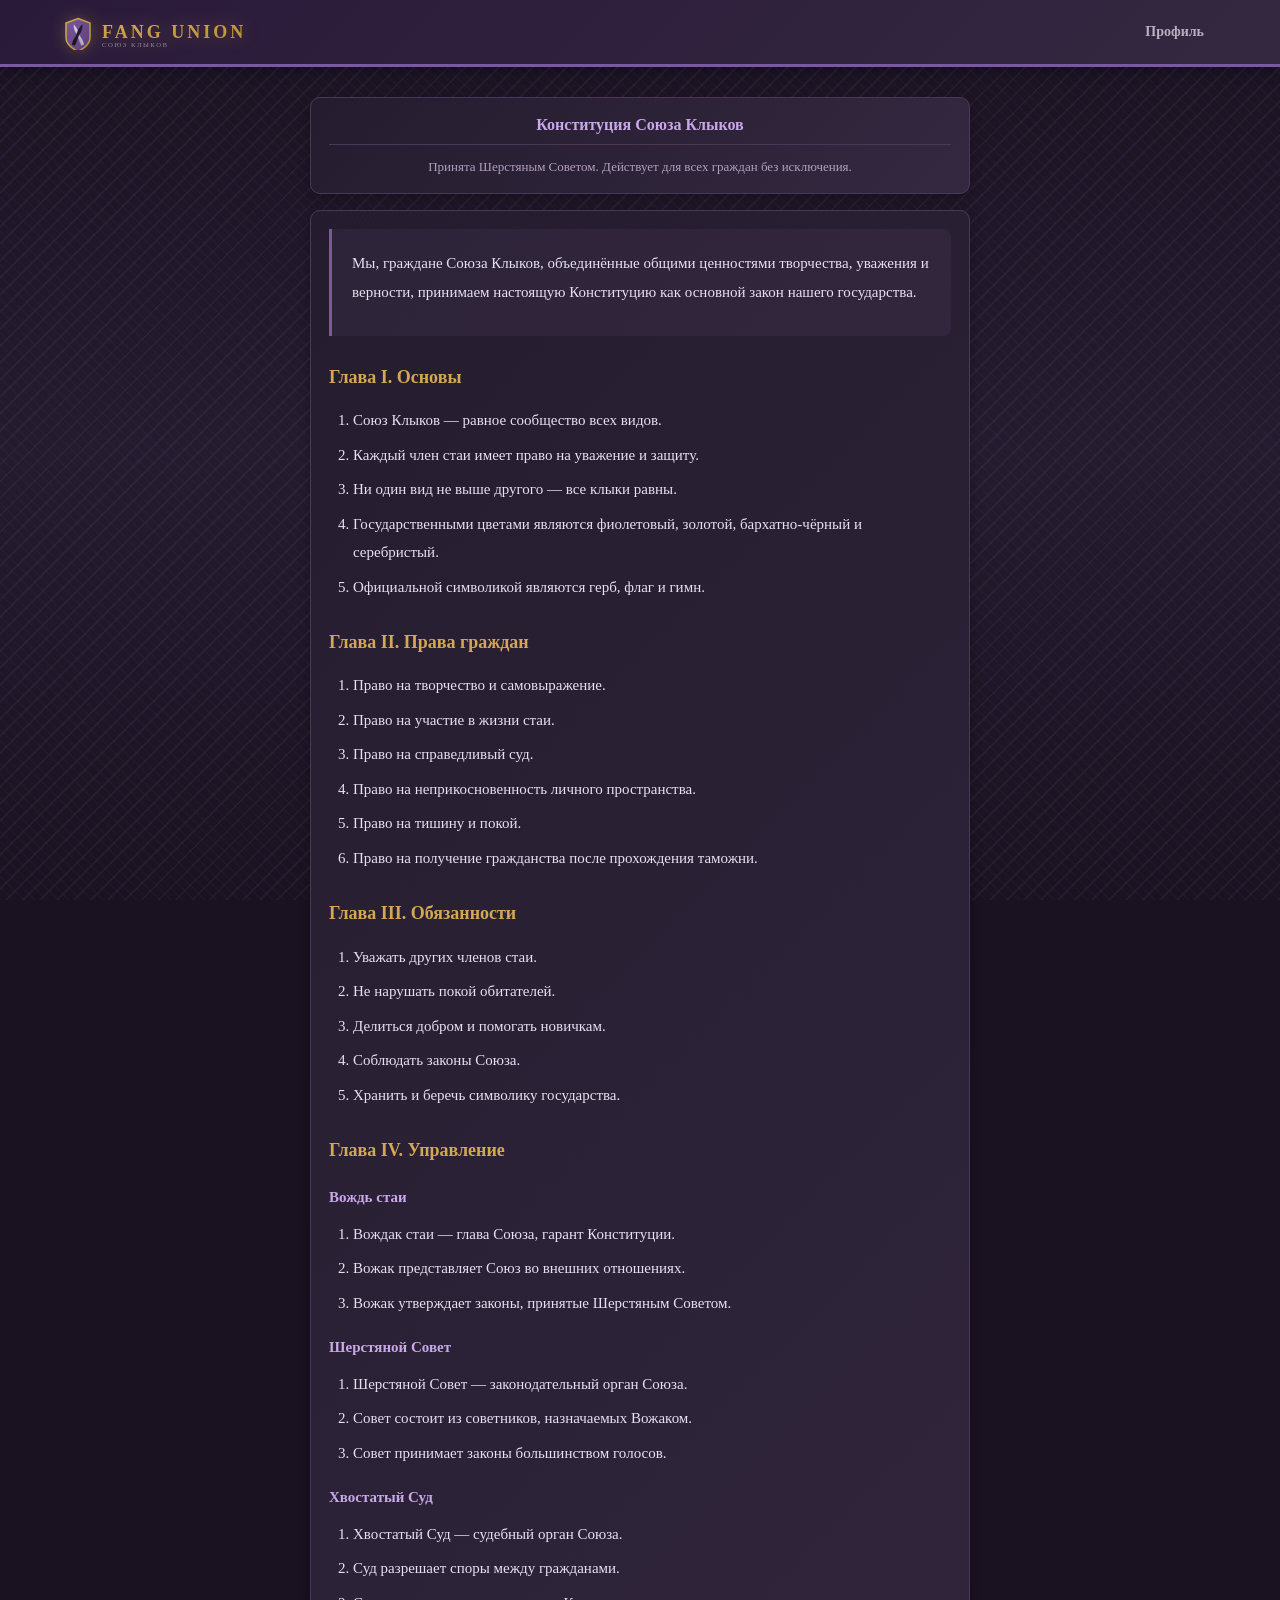
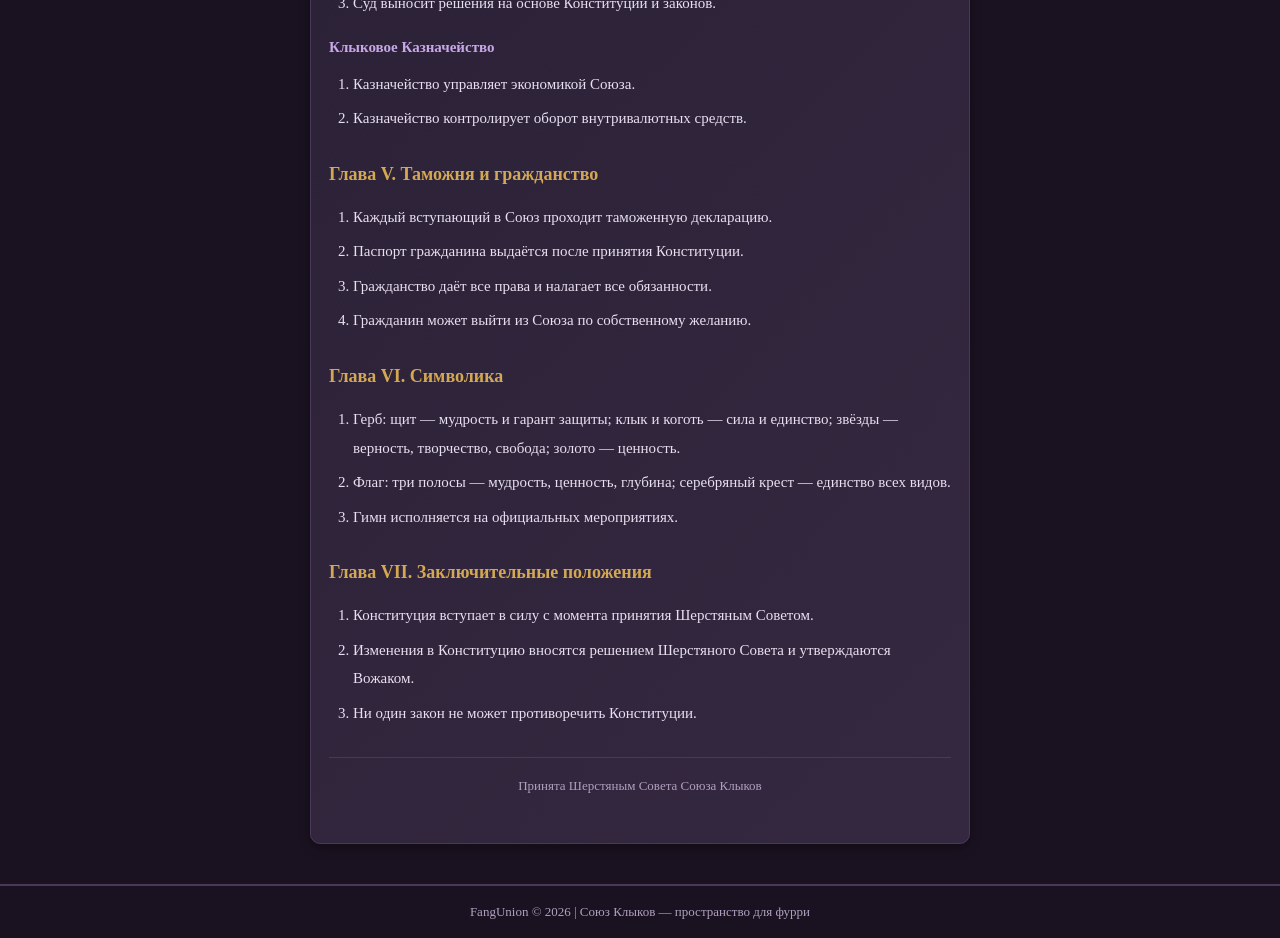
<file: frontend/constitution.html>
<!DOCTYPE html>
<html lang="ru">
<head>
    <meta charset="UTF-8">
    <meta name="viewport" content="width=device-width, initial-scale=1.0">
    <title>Конституция — FangUnion</title>
    <link rel="icon" type="image/svg+xml" href="img/favicon.svg?v=2">
    <link rel="stylesheet" href="style.css">
    <style>
        .constitution-container {
            max-width: 700px;
            margin: 30px auto;
            padding: 0 20px;
        }
        .constitution-text {
            font-size: 15px;
            line-height: 1.9;
            color: var(--text);
        }
        .constitution-text h3 {
            color: var(--gold);
            margin: 24px 0 12px;
            font-size: 18px;
        }
        .constitution-text h4 {
            color: var(--violet-pale);
            margin: 16px 0 8px;
            font-size: 15px;
        }
        .constitution-text p {
            margin-bottom: 10px;
        }
        .constitution-text ol {
            padding-left: 24px;
            margin-bottom: 16px;
        }
        .constitution-text li {
            margin-bottom: 6px;
        }
        .constitution-preamble {
            padding: 20px;
            background: rgba(148, 120, 182, 0.08);
            border-left: 3px solid var(--violet-mid);
            border-radius: 0 8px 8px 0;
            margin-bottom: 24px;
        }
        .constitution-footer {
            text-align: center;
            margin-top: 30px;
            padding: 16px;
            font-size: 13px;
            color: var(--text-muted);
            border-top: 1px solid var(--border-color);
        }
    </style>
</head>
<body>
    <header class="header">
        <div class="header-inner">
            <div class="logo" onclick="location.href='profile.html'">
                <img src="img/logo.svg" alt="FangUnion" style="height:36px;">
            </div>
            <nav class="nav">
                <a href="profile.html" class="nav-link">Профиль</a>
            </nav>
        </div>
    </header>

    <div class="constitution-container">
        <div class="card">
            <h2 class="card-title" style="text-align:center;">Конституция Союза Клыков</h2>
            <p style="text-align:center; color:var(--text-muted); font-size:13px;">Принята Шерстяным Советом. Действует для всех граждан без исключения.</p>
        </div>

        <div class="card constitution-text">
            <div class="constitution-preamble">
                <p>Мы, граждане Союза Клыков, объединённые общими ценностями творчества, уважения и верности, принимаем настоящую Конституцию как основной закон нашего государства.</p>
            </div>

            <h3>Глава I. Основы</h3>
            <ol>
                <li>Союз Клыков — равное сообщество всех видов.</li>
                <li>Каждый член стаи имеет право на уважение и защиту.</li>
                <li>Ни один вид не выше другого — все клыки равны.</li>
                <li>Государственными цветами являются фиолетовый, золотой, бархатно-чёрный и серебристый.</li>
                <li>Официальной символикой являются герб, флаг и гимн.</li>
            </ol>

            <h3>Глава II. Права граждан</h3>
            <ol>
                <li>Право на творчество и самовыражение.</li>
                <li>Право на участие в жизни стаи.</li>
                <li>Право на справедливый суд.</li>
                <li>Право на неприкосновенность личного пространства.</li>
                <li>Право на тишину и покой.</li>
                <li>Право на получение гражданства после прохождения таможни.</li>
            </ol>

            <h3>Глава III. Обязанности</h3>
            <ol>
                <li>Уважать других членов стаи.</li>
                <li>Не нарушать покой обитателей.</li>
                <li>Делиться добром и помогать новичкам.</li>
                <li>Соблюдать законы Союза.</li>
                <li>Хранить и беречь символику государства.</li>
            </ol>

            <h3>Глава IV. Управление</h3>
            <h4>Вождь стаи</h4>
            <ol>
                <li>Вождак стаи — глава Союза, гарант Конституции.</li>
                <li>Вожак представляет Союз во внешних отношениях.</li>
                <li>Вожак утверждает законы, принятые Шерстяным Советом.</li>
            </ol>

            <h4>Шерстяной Совет</h4>
            <ol>
                <li>Шерстяной Совет — законодательный орган Союза.</li>
                <li>Совет состоит из советников, назначаемых Вожаком.</li>
                <li>Совет принимает законы большинством голосов.</li>
            </ol>

            <h4>Хвостатый Суд</h4>
            <ol>
                <li>Хвостатый Суд — судебный орган Союза.</li>
                <li>Суд разрешает споры между гражданами.</li>
                <li>Суд выносит решения на основе Конституции и законов.</li>
            </ol>

            <h4>Клыковое Казначейство</h4>
            <ol>
                <li>Казначейство управляет экономикой Союза.</li>
                <li>Казначейство контролирует оборот внутривалютных средств.</li>
            </ol>

            <h3>Глава V. Таможня и гражданство</h3>
            <ol>
                <li>Каждый вступающий в Союз проходит таможенную декларацию.</li>
                <li>Паспорт гражданина выдаётся после принятия Конституции.</li>
                <li>Гражданство даёт все права и налагает все обязанности.</li>
                <li>Гражданин может выйти из Союза по собственному желанию.</li>
            </ol>

            <h3>Глава VI. Символика</h3>
            <ol>
                <li>Герб: щит — мудрость и гарант защиты; клык и коготь — сила и единство; звёзды — верность, творчество, свобода; золото — ценность.</li>
                <li>Флаг: три полосы — мудрость, ценность, глубина; серебряный крест — единство всех видов.</li>
                <li>Гимн исполняется на официальных мероприятиях.</li>
            </ol>

            <h3>Глава VII. Заключительные положения</h3>
            <ol>
                <li>Конституция вступает в силу с момента принятия Шерстяным Советом.</li>
                <li>Изменения в Конституцию вносятся решением Шерстяного Совета и утверждаются Вожаком.</li>
                <li>Ни один закон не может противоречить Конституции.</li>
            </ol>

            <div class="constitution-footer">
                <p>Принята Шерстяным Совета Союза Клыков</p>
            </div>
        </div>
    </div>

    <footer class="footer">
        <p>FangUnion © 2026 | Союз Клыков — пространство для фурри</p>
    </footer>
</body>
</html>
</file>
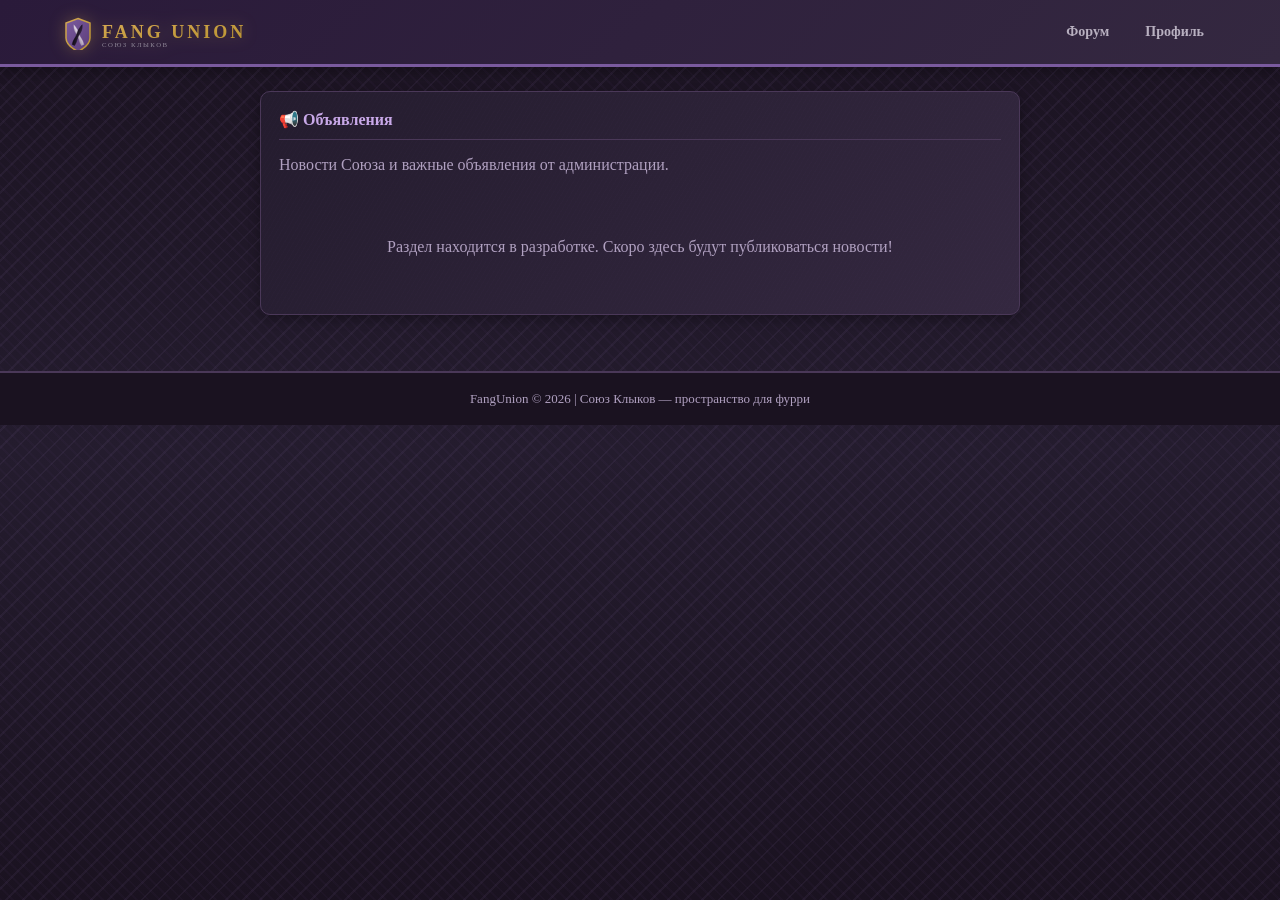
<file: frontend/forum-announcements.html>
<!DOCTYPE html>
<html lang="ru">
<head>
    <meta charset="UTF-8">
    <meta name="viewport" content="width=device-width, initial-scale=1.0">
    <title>Объявления — Форум FangUnion</title>
    <link rel="icon" type="image/svg+xml" href="img/favicon.svg">
    <link rel="stylesheet" href="style.css">
</head>
<body>
    <header class="header">
        <div class="header-inner">
            <div class="logo" onclick="location.href='profile.html'">
                <img src="img/logo.svg" alt="FangUnion" style="height:36px;">
            </div>
            <nav class="nav">
                <a href="forum.html" class="nav-link">Форум</a>
                <a href="profile.html" class="nav-link">Профиль</a>
            </nav>
        </div>
    </header>

    <main class="main" style="max-width: 800px; grid-template-columns: 1fr;">
        <div class="card">
            <h2 class="card-title" style="margin-bottom:16px;">📢 Объявления</h2>
            <p style="color:var(--text-muted); margin-bottom:24px;">Новости Союза и важные объявления от администрации.</p>
            <div style="text-align:center; padding:40px 0;">
                <p style="color:var(--text-muted);">Раздел находится в разработке. Скоро здесь будут публиковаться новости!</p>
            </div>
        </div>
    </main>

    <footer class="footer">
        <p>FangUnion © 2026 | Союз Клыков — пространство для фурри</p>
    </footer>
</body>
</html>
</file>
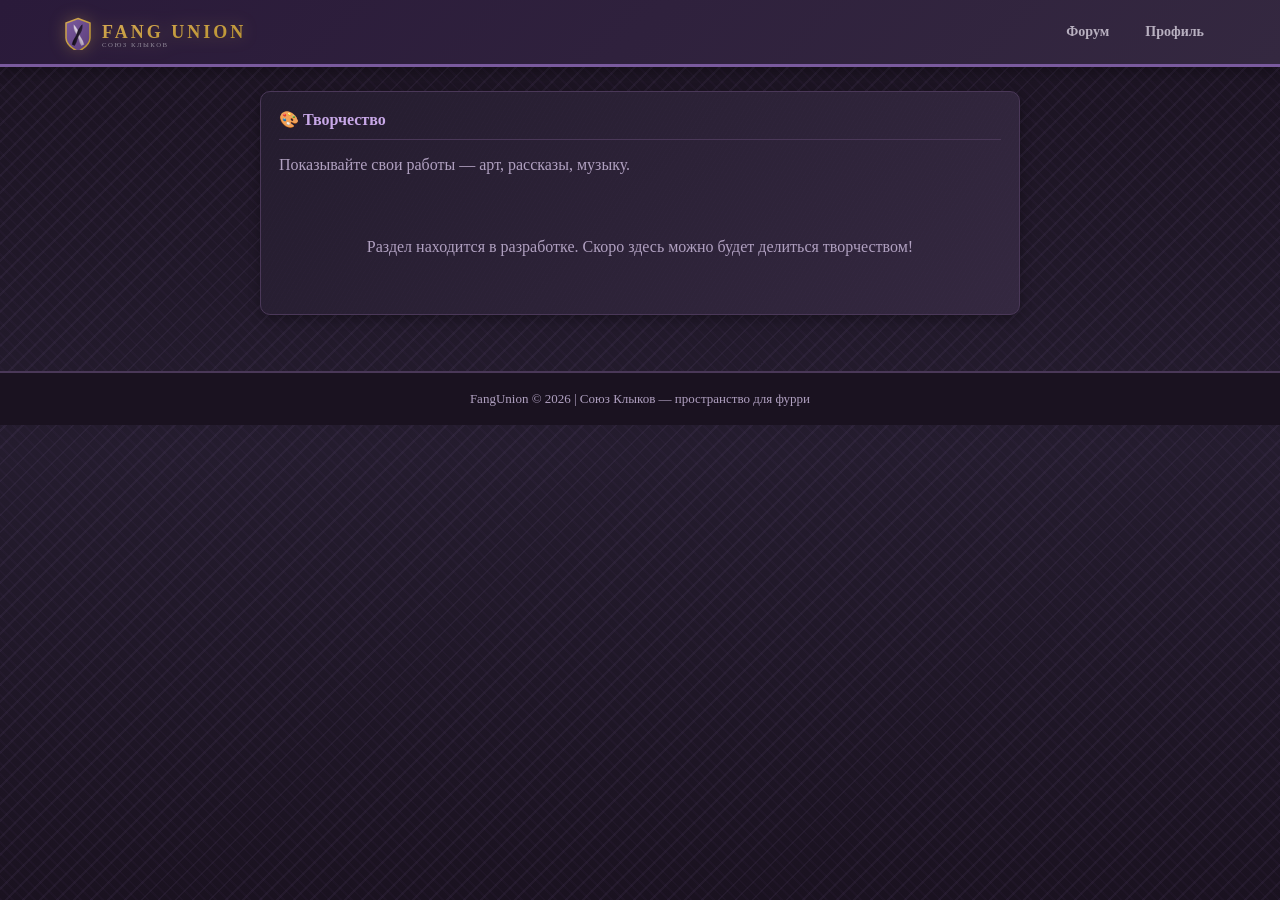
<file: frontend/forum-creativity.html>
<!DOCTYPE html>
<html lang="ru">
<head>
    <meta charset="UTF-8">
    <meta name="viewport" content="width=device-width, initial-scale=1.0">
    <title>Творчество — Форум FangUnion</title>
    <link rel="icon" type="image/svg+xml" href="img/favicon.svg">
    <link rel="stylesheet" href="style.css">
</head>
<body>
    <header class="header">
        <div class="header-inner">
            <div class="logo" onclick="location.href='profile.html'">
                <img src="img/logo.svg" alt="FangUnion" style="height:36px;">
            </div>
            <nav class="nav">
                <a href="forum.html" class="nav-link">Форум</a>
                <a href="profile.html" class="nav-link">Профиль</a>
            </nav>
        </div>
    </header>

    <main class="main" style="max-width: 800px; grid-template-columns: 1fr;">
        <div class="card">
            <h2 class="card-title" style="margin-bottom:16px;">🎨 Творчество</h2>
            <p style="color:var(--text-muted); margin-bottom:24px;">Показывайте свои работы — арт, рассказы, музыку.</p>
            <div style="text-align:center; padding:40px 0;">
                <p style="color:var(--text-muted);">Раздел находится в разработке. Скоро здесь можно будет делиться творчеством!</p>
            </div>
        </div>
    </main>

    <footer class="footer">
        <p>FangUnion © 2026 | Союз Клыков — пространство для фурри</p>
    </footer>
</body>
</html>
</file>
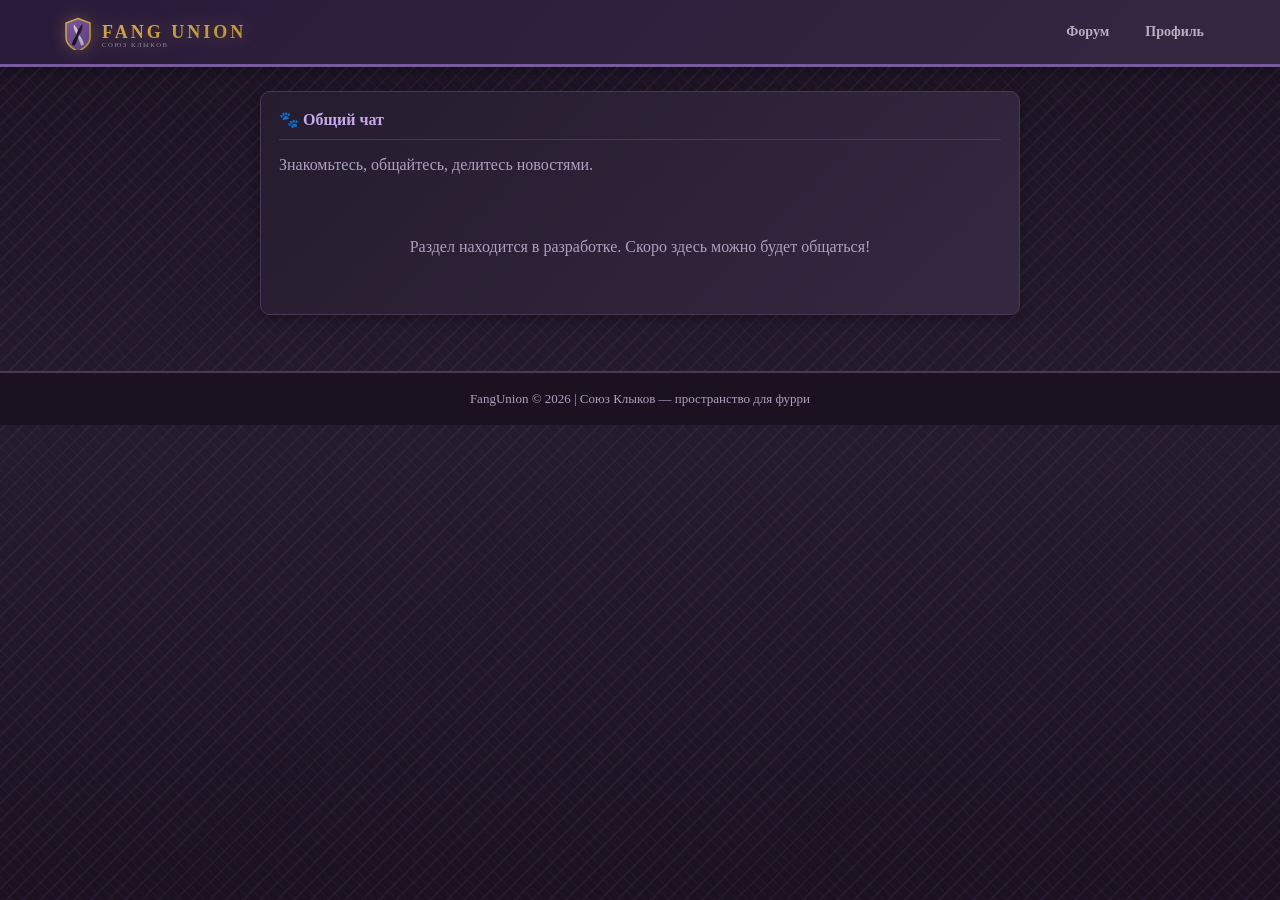
<file: frontend/forum-general.html>
<!DOCTYPE html>
<html lang="ru">
<head>
    <meta charset="UTF-8">
    <meta name="viewport" content="width=device-width, initial-scale=1.0">
    <title>Общий чат — Форум FangUnion</title>
    <link rel="icon" type="image/svg+xml" href="img/favicon.svg">
    <link rel="stylesheet" href="style.css">
</head>
<body>
    <header class="header">
        <div class="header-inner">
            <div class="logo" onclick="location.href='profile.html'">
                <img src="img/logo.svg" alt="FangUnion" style="height:36px;">
            </div>
            <nav class="nav">
                <a href="forum.html" class="nav-link">Форум</a>
                <a href="profile.html" class="nav-link">Профиль</a>
            </nav>
        </div>
    </header>

    <main class="main" style="max-width: 800px; grid-template-columns: 1fr;">
        <div class="card">
            <h2 class="card-title" style="margin-bottom:16px;">🐾 Общий чат</h2>
            <p style="color:var(--text-muted); margin-bottom:24px;">Знакомьтесь, общайтесь, делитесь новостями.</p>
            <div style="text-align:center; padding:40px 0;">
                <p style="color:var(--text-muted);">Раздел находится в разработке. Скоро здесь можно будет общаться!</p>
            </div>
        </div>
    </main>

    <footer class="footer">
        <p>FangUnion © 2026 | Союз Клыков — пространство для фурри</p>
    </footer>
</body>
</html>
</file>
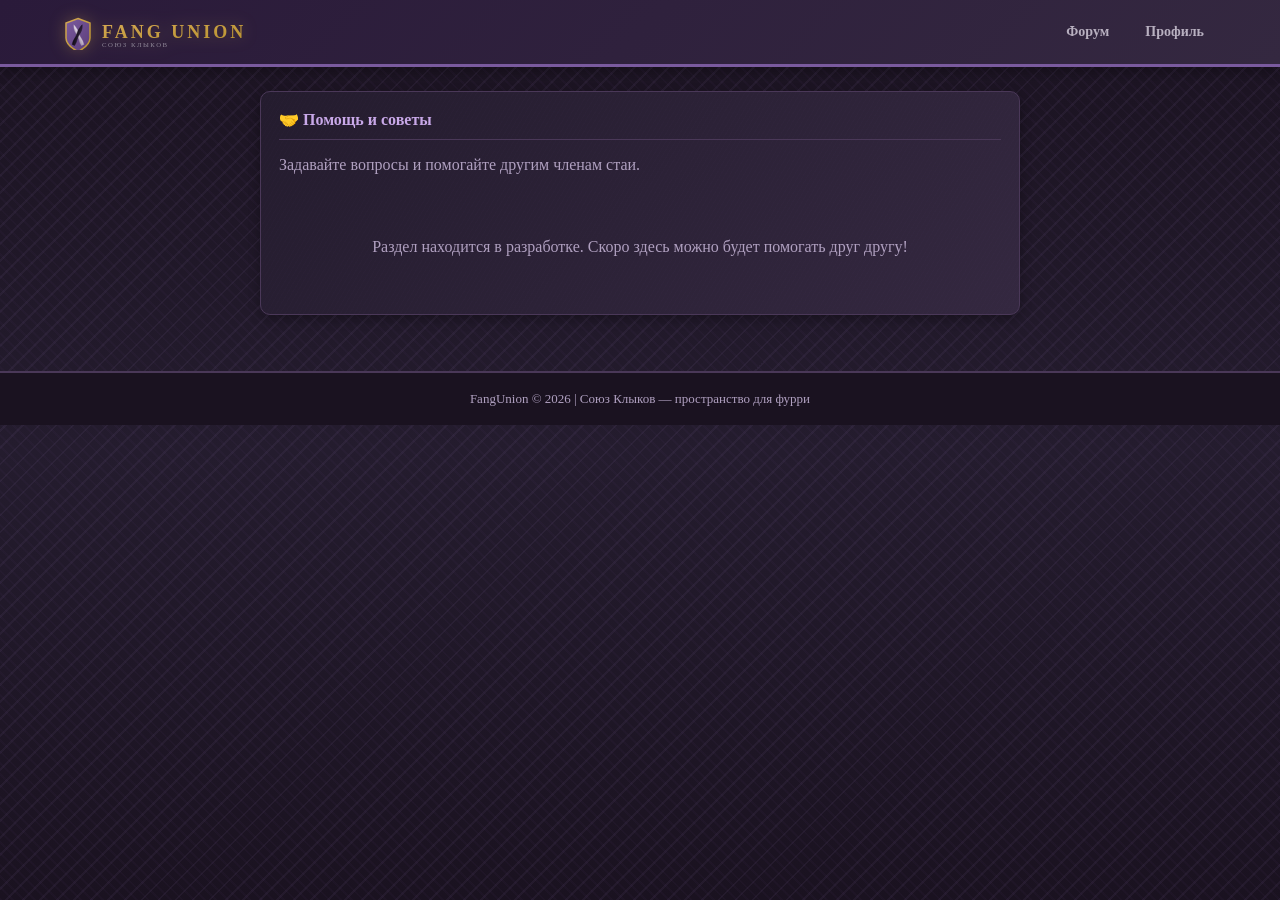
<file: frontend/forum-help.html>
<!DOCTYPE html>
<html lang="ru">
<head>
    <meta charset="UTF-8">
    <meta name="viewport" content="width=device-width, initial-scale=1.0">
    <title>Помощь и советы — Форум FangUnion</title>
    <link rel="icon" type="image/svg+xml" href="img/favicon.svg">
    <link rel="stylesheet" href="style.css">
</head>
<body>
    <header class="header">
        <div class="header-inner">
            <div class="logo" onclick="location.href='profile.html'">
                <img src="img/logo.svg" alt="FangUnion" style="height:36px;">
            </div>
            <nav class="nav">
                <a href="forum.html" class="nav-link">Форум</a>
                <a href="profile.html" class="nav-link">Профиль</a>
            </nav>
        </div>
    </header>

    <main class="main" style="max-width: 800px; grid-template-columns: 1fr;">
        <div class="card">
            <h2 class="card-title" style="margin-bottom:16px;">🤝 Помощь и советы</h2>
            <p style="color:var(--text-muted); margin-bottom:24px;">Задавайте вопросы и помогайте другим членам стаи.</p>
            <div style="text-align:center; padding:40px 0;">
                <p style="color:var(--text-muted);">Раздел находится в разработке. Скоро здесь можно будет помогать друг другу!</p>
            </div>
        </div>
    </main>

    <footer class="footer">
        <p>FangUnion © 2026 | Союз Клыков — пространство для фурри</p>
    </footer>
</body>
</html>
</file>
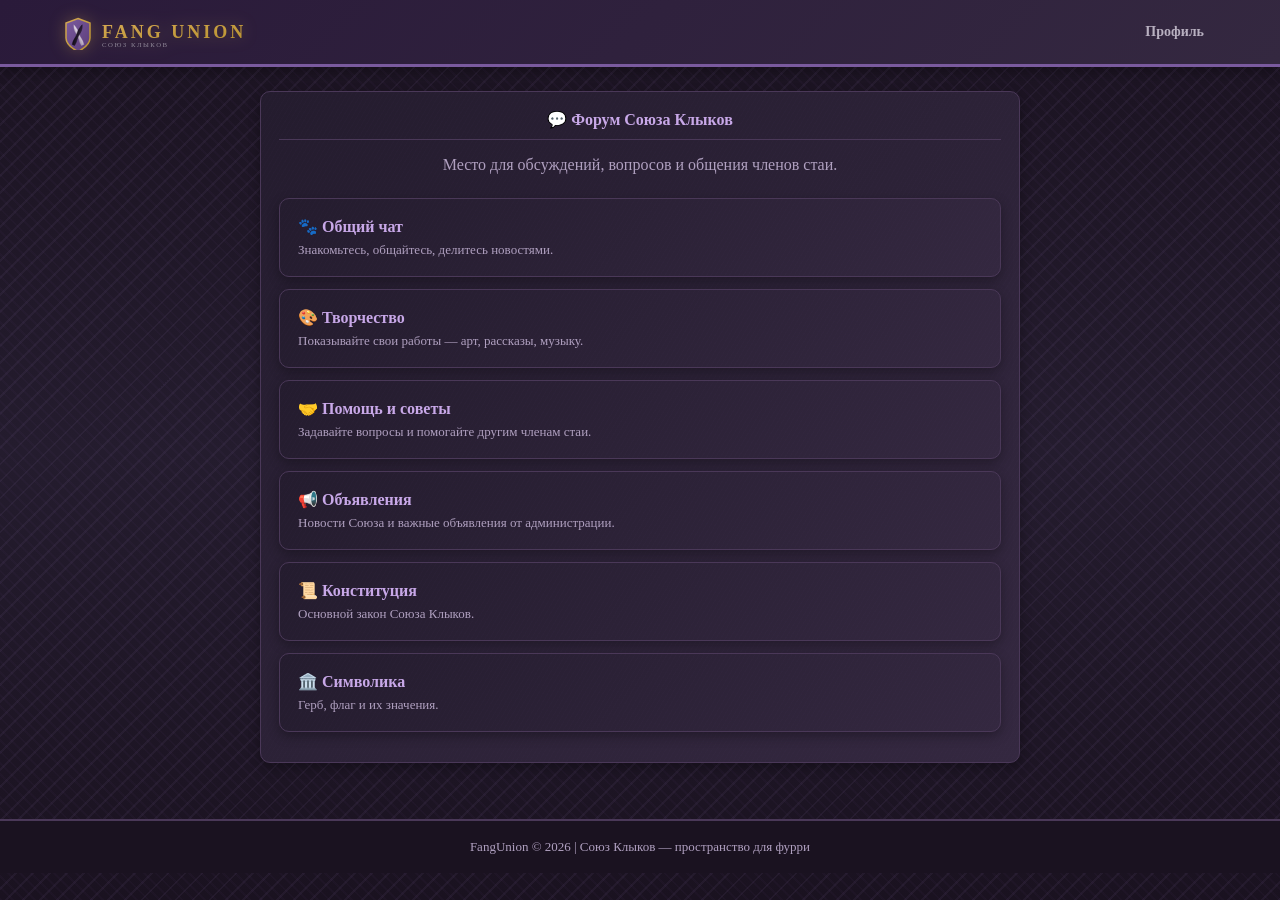
<file: frontend/forum.html>
<!DOCTYPE html>
<html lang="ru">
<head>
    <meta charset="UTF-8">
    <meta name="viewport" content="width=device-width, initial-scale=1.0">
    <title>Форум — FangUnion</title>
    <link rel="icon" type="image/svg+xml" href="img/favicon.svg">
    <link rel="stylesheet" href="style.css">
</head>
<body>
    <header class="header">
        <div class="header-inner">
            <div class="logo" onclick="location.href='profile.html'">
                <img src="img/logo.svg" alt="FangUnion" style="height:36px;">
            </div>
            <nav class="nav">
                <a href="profile.html" class="nav-link">Профиль</a>
            </nav>
        </div>
    </header>

    <main class="main" style="max-width: 800px; grid-template-columns: 1fr;">
        <div class="card">
            <h2 class="card-title" style="text-align:center; margin-bottom:16px;">💬 Форум Союза Клыков</h2>
            <p style="text-align:center; color:var(--text-muted); margin-bottom:24px;">Место для обсуждений, вопросов и общения членов стаи.</p>

            <div id="forum-topics">
                <a href="forum-general.html" class="card" style="display:block; text-decoration:none; color:inherit; margin-bottom:12px; cursor:pointer;">
                    <h4 style="color:var(--violet-pale); margin-bottom:6px;">🐾 Общий чат</h4>
                    <p style="font-size:13px; color:var(--text-muted);">Знакомьтесь, общайтесь, делитесь новостями.</p>
                </a>
                <a href="forum-creativity.html" class="card" style="display:block; text-decoration:none; color:inherit; margin-bottom:12px; cursor:pointer;">
                    <h4 style="color:var(--violet-pale); margin-bottom:6px;">🎨 Творчество</h4>
                    <p style="font-size:13px; color:var(--text-muted);">Показывайте свои работы — арт, рассказы, музыку.</p>
                </a>
                <a href="forum-help.html" class="card" style="display:block; text-decoration:none; color:inherit; margin-bottom:12px; cursor:pointer;">
                    <h4 style="color:var(--violet-pale); margin-bottom:6px;">🤝 Помощь и советы</h4>
                    <p style="font-size:13px; color:var(--text-muted);">Задавайте вопросы и помогайте другим членам стаи.</p>
                </a>
                <a href="forum-announcements.html" class="card" style="display:block; text-decoration:none; color:inherit; margin-bottom:12px; cursor:pointer;">
                    <h4 style="color:var(--violet-pale); margin-bottom:6px;">📢 Объявления</h4>
                    <p style="font-size:13px; color:var(--text-muted);">Новости Союза и важные объявления от администрации.</p>
                </a>
                <a href="constitution.html" class="card" style="display:block; text-decoration:none; color:inherit; margin-bottom:12px; cursor:pointer;">
                    <h4 style="color:var(--violet-pale); margin-bottom:6px;">📜 Конституция</h4>
                    <p style="font-size:13px; color:var(--text-muted);">Основной закон Союза Клыков.</p>
                </a>
                <a href="symbols.html" class="card" style="display:block; text-decoration:none; color:inherit; margin-bottom:12px; cursor:pointer;">
                    <h4 style="color:var(--violet-pale); margin-bottom:6px;">🏛️ Символика</h4>
                    <p style="font-size:13px; color:var(--text-muted);">Герб, флаг и их значения.</p>
                </a>
            </div>
        </div>
    </main>

    <footer class="footer">
        <p>FangUnion © 2026 | Союз Клыков — пространство для фурри</p>
    </footer>
</body>
</html>
</file>
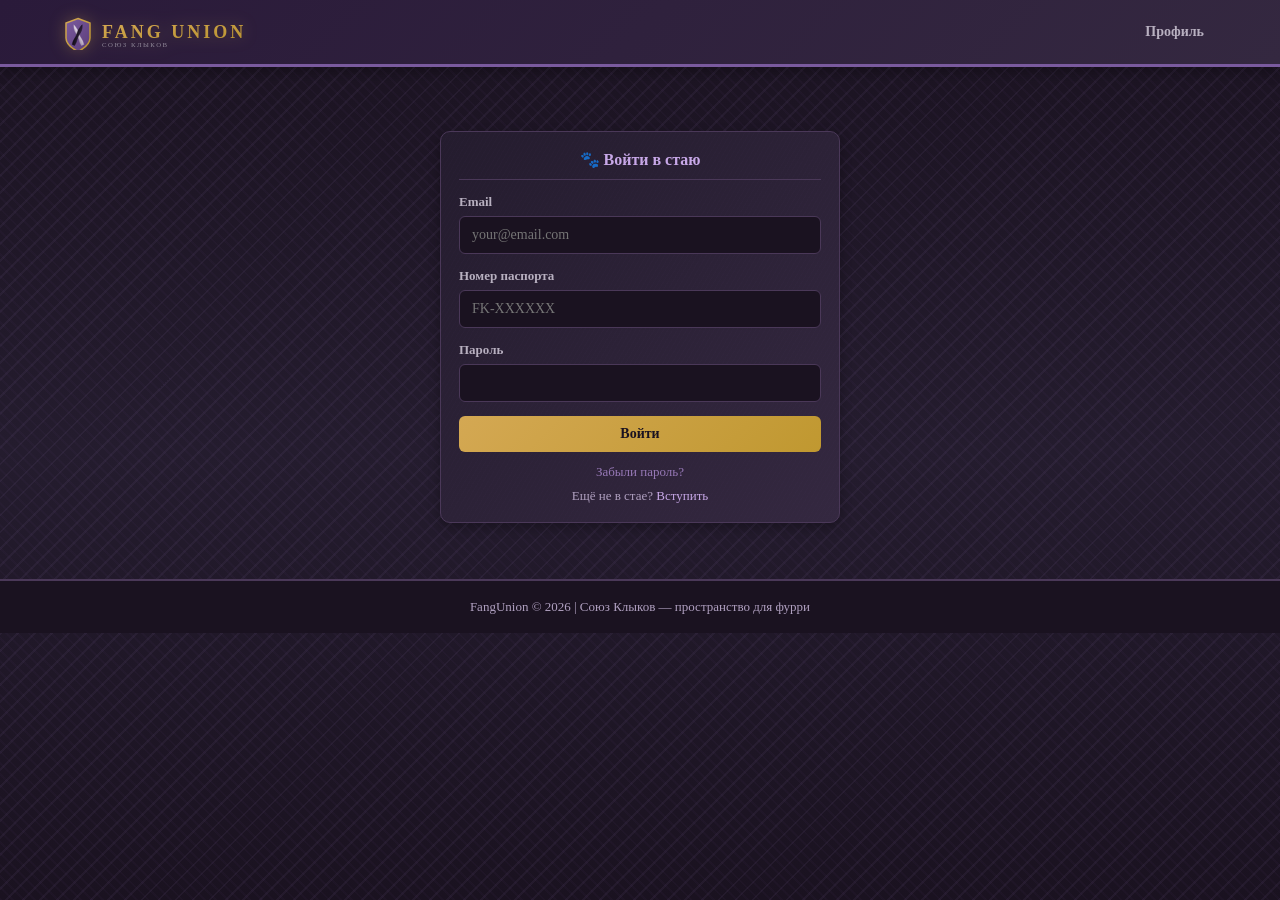
<file: frontend/login.html>
<!DOCTYPE html>
<html lang="ru">
<head>
    <meta charset="UTF-8">
    <meta name="viewport" content="width=device-width, initial-scale=1.0">
    <title>Войти — FangUnion</title>
    <link rel="icon" type="image/svg+xml" href="img/favicon.svg">
    <link rel="stylesheet" href="style.css">
</head>
<body>
    <header class="header">
        <div class="header-inner">
            <div class="logo" onclick="location.href='profile.html'">
                <img src="img/logo.svg" alt="FangUnion" style="height:36px;">
            </div>
            <nav class="nav">
                <a href="profile.html" class="nav-link">Профиль</a>
            </nav>
        </div>
    </header>

    <main class="main" style="max-width: 480px; grid-template-columns: 1fr; display:flex; justify-content:center;">
        <div class="card" style="width: 400px; margin-top: 40px;">
            <h2 class="card-title" style="text-align:center;">🐾 Войти в стаю</h2>

            <div id="login-form">
                <div class="form-group">
                    <label>Email</label>
                    <input type="email" id="login-email" placeholder="your@email.com">
                </div>
                <div class="form-group">
                    <label>Номер паспорта</label>
                    <input type="text" id="login-passport" placeholder="FK-XXXXXX" style="text-transform:uppercase;">
                </div>
                <div class="form-group">
                    <label>Пароль</label>
                    <input type="password" id="login-password">
                </div>
                <button class="btn btn-gold" style="width:100%" onclick="login()">Войти</button>
                <p style="text-align:center; margin-top:10px;">
                    <a href="#" onclick="showRecovery(); return false;" style="font-size:13px; color:var(--violet-light);">Забыли пароль?</a>
                </p>
                <p style="text-align:center; margin-top:8px; font-size:13px; color:var(--text-muted);">
                    Ещё не в стае? <a href="arrival.html">Вступить</a>
                </p>
            </div>
        </div>
    </main>

    <!-- Модальное окно восстановления пароля -->
    <div id="recovery-modal" style="
        display:none; position:fixed; top:0; left:0; right:0; bottom:0;
        background:rgba(0,0,0,0.7); z-index:1000;
        justify-content:center; align-items:center;
    ">
        <div class="card" style="width:400px; padding:24px;">
            <h3 class="card-title" style="text-align:center; margin-bottom:16px;">🔑 Восстановление пароля</h3>
            <p style="font-size:13px; color:var(--text-muted); margin-bottom:16px; text-align:center;">
                Введите номер паспорта, указанный при регистрации. Мы найдём ваш аккаунт и покажем привязанный пароль.
            </p>
            <div class="form-group">
                <label>Номер паспорта</label>
                <input type="text" id="recovery-passport-input" placeholder="FK-XXXXXX" style="text-transform:uppercase;">
            </div>
            <div id="recovery-result" style="display:none; margin-bottom:12px; padding:14px; background:rgba(148,120,182,0.08); border:1px solid var(--border-color); border-radius:8px;">
                <p style="font-size:13px; color:var(--text); margin-bottom:6px;">✅ Аккаунт найден!</p>
                <p style="font-size:13px; color:var(--text);"><span style="color:var(--silver);">Пароль:</span> <strong id="recovery-password" style="color:var(--violet-light);"></strong></p>
            </div>
            <div style="display:flex; gap:10px;">
                <button class="btn" style="background:var(--black-mid); color:var(--text-muted); border:1px solid var(--border-color); flex:1;" onclick="hideRecovery()">Закрыть</button>
                <button class="btn btn-primary" style="flex:1;" onclick="recoverPassword()">Найти</button>
            </div>
            <p id="recovery-error" style="display:none; font-size:13px; color:var(--error); margin-top:10px; text-align:center;"></p>
        </div>
    </div>

    <footer class="footer">
        <p>FangUnion © 2026 | Союз Клыков — пространство для фурри</p>
    </footer>

    <script>
        const API = "http://127.0.0.1:8000/api";

        async function login() {
            const data = {
                email: document.getElementById("login-email").value.trim(),
                passport_number: document.getElementById("login-passport").value.trim().toUpperCase(),
                password: document.getElementById("login-password").value,
            };
            if (!data.email || !data.passport_number || !data.password) {
                alert("Заполни email, номер паспорта и пароль!");
                return;
            }
            try {
                const res = await fetch(`${API}/users/login`, {
                    method: "POST",
                    headers: { "Content-Type": "application/json" },
                    body: JSON.stringify(data),
                });
                if (res.ok) {
                    const result = await res.json();
                    localStorage.setItem("user_id", result.user_id);
                    window.location.href = "profile.html";
                } else {
                    const err = await res.json();
                    alert(err.detail || "Неверный email, номер паспорта или пароль!");
                }
            } catch (e) {
                alert("Ошибка связи с сервером");
            }
        }

        function showRecovery() {
            document.getElementById("recovery-modal").style.display = "flex";
            document.getElementById("recovery-email").value = "";
            document.getElementById("recovery-result").style.display = "none";
            document.getElementById("recovery-error").style.display = "none";
        }

        function hideRecovery() {
            document.getElementById("recovery-modal").style.display = "none";
        }

        async function recoverPassword() {
            const passportNumber = document.getElementById("recovery-passport-input").value.trim().toUpperCase();
            if (!passportNumber) {
                document.getElementById("recovery-error").textContent = "Введите номер паспорта";
                document.getElementById("recovery-error").style.display = "block";
                return;
            }
            try {
                const res = await fetch(`${API}/users/recover?passport_number=${encodeURIComponent(passportNumber)}`);
                if (res.ok) {
                    const user = await res.json();
                    document.getElementById("recovery-password").textContent = user.plain_password || "—";
                    document.getElementById("recovery-result").style.display = "block";
                    document.getElementById("recovery-error").style.display = "none";
                } else {
                    document.getElementById("recovery-error").textContent = "Аккаунт с таким номером паспорта не найден";
                    document.getElementById("recovery-error").style.display = "block";
                    document.getElementById("recovery-result").style.display = "none";
                }
            } catch (e) {
                document.getElementById("recovery-error").textContent = "Ошибка связи с сервером";
                document.getElementById("recovery-error").style.display = "block";
            }
        }
    </script>
</body>
</html>
</file>
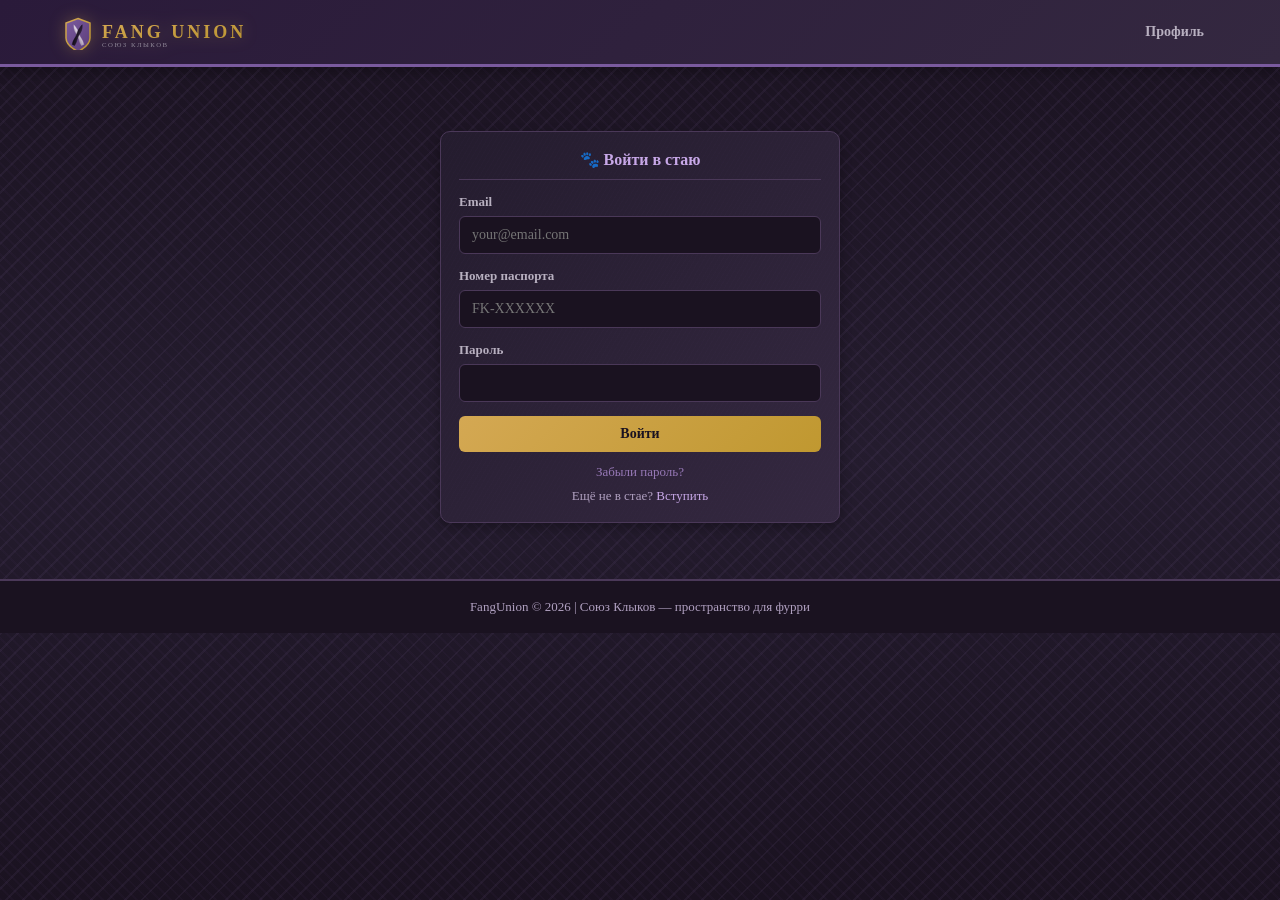
<file: frontend/profile.html>
<!DOCTYPE html>
<html lang="ru">
<head>
    <meta charset="UTF-8">
    <meta name="viewport" content="width=device-width, initial-scale=1.0">
    <title>Профиль — FangUnion</title>
    <link rel="icon" type="image/svg+xml" href="img/favicon.svg">
    <link rel="stylesheet" href="style.css">
</head>
<body>
    <header class="header">
        <div class="header-inner">
            <div class="logo" onclick="location.href='profile.html'">
                <img src="img/logo.svg" alt="FangUnion" style="height:36px;">
            </div>
            <nav class="nav">
                <a href="forum.html" class="nav-link">Форум</a>
                <a href="profile.html" class="nav-link active">Профиль</a>
                <a href="settings.html" class="nav-link">Настройки</a>
                <a href="#" class="nav-link" onclick="logout()">Выйти</a>
            </nav>
        </div>
    </header>

    <main class="main" style="grid-template-columns: 300px 1fr;">
        <div>
            <div class="card" style="text-align:center;">
                <div id="profile-avatar-wrap" style="position:relative; width:200px; height:200px; margin:0 auto 14px; border-radius:10px; overflow:hidden; border: 2px solid var(--violet-light);">
                    <div id="profile-avatar-placeholder" style="
                        width: 200px; height: 200px;
                        background: linear-gradient(135deg, var(--violet-mid), var(--violet-deep));
                        display: flex; align-items: center; justify-content: center;
                        font-size: 72px;
                    ">🐾</div>
                    <img id="profile-avatar-img" src="" alt="" style="
                        position: absolute; top: 0; left: 0;
                        width: 200px; height: 200px;
                        object-fit: cover;
                        display: none;
                    ">
                </div>
                <h2 id="profile-name" style="color:var(--violet-pale);"></h2>
                <p id="profile-profession" style="color:var(--text-muted); font-size:13px;"></p>
                <p id="profile-aforism" style="color:var(--violet-pale); font-size:13px; font-style:italic; margin-top:4px;"></p>
            </div>
            <div class="card">
                <h3 class="card-title">О члене стаи</h3>
                <div id="stats"></div>
            </div>
            <div class="card" id="backstory-card">
                <h3 class="card-title" style="cursor:pointer; user-select:none;" onclick="toggleBackstory()">
                    <span id="backstory-arrow" style="font-size:12px; margin-right:6px;">▶</span>
                    Предыстория
                </h3>
                <div id="backstory-content" style="display:none;">
                    <p id="profile-backstory-text" style="font-size:14px; line-height:1.6; white-space:pre-wrap;"></p>
                </div>
            </div>
            <div class="card" id="biography-card">
                <h3 class="card-title" style="cursor:pointer; user-select:none;" onclick="toggleBiography()">
                    <span id="biography-arrow" style="font-size:12px; margin-right:6px;">▶</span>
                    Биография
                </h3>
                <div id="biography-content" style="display:none;">
                    <p id="profile-biography-text" style="font-size:14px; line-height:1.6; white-space:pre-wrap;"></p>
                </div>
            </div>
        </div>

        <div>
            <div class="card">
                <h3 class="card-title">📜 Мои объявления</h3>
                <div id="user-posts"></div>
            </div>
            <div class="card">
                <h3 class="card-title">🎨 Мои асеты</h3>
                <div id="user-assets"></div>
            </div>
        </div>
    </main>

    <footer class="footer">
        <p>FangUnion © 2026 | Союз Клыков — пространство для фурри</p>
    </footer>

    <script>
        const API = "http://127.0.0.1:8000/api";
        const userId = localStorage.getItem("user_id");

        if (!userId) {
            window.location.href = "login.html";
        }

        function escapeHtml(text) {
            const div = document.createElement("div");
            div.textContent = text;
            return div.innerHTML;
        }

        function formatDate(dateStr) {
            return new Date(dateStr).toLocaleDateString("ru-RU", {
                day: "numeric", month: "long", year: "numeric",
                hour: "2-digit", minute: "2-digit",
            });
        }

        async function loadProfile() {
            try {
                // Сначала обновляем статус онлайн
                await fetch(`${API}/users/${userId}/status`, {
                    method: 'PATCH',
                    headers: { 'Content-Type': 'application/json' },
                    body: JSON.stringify({ is_online: 1, last_visit: new Date().toISOString() }),
                });
                // Затем загружаем данные
                const res = await fetch(`${API}/users/${userId}`);
                const user = await res.json();
                document.getElementById("profile-name").textContent = user.display_name || user.email;
                document.getElementById("profile-profession").textContent = user.profession ? `Профессия: ${user.profession}` : "";
                document.getElementById("profile-aforism").textContent = user.aforism ? `«${user.aforism}»` : "";
                document.getElementById("profile-backstory-text").textContent = user.backstory || "Пока ничего не написано.";
                document.getElementById("profile-biography-text").textContent = user.biography || "Пока ничего не написано.";

                if (user.avatar_url) {
                    document.getElementById("profile-avatar-img").src = user.avatar_url;
                    document.getElementById("profile-avatar-img").style.display = 'block';
                    document.getElementById("profile-avatar-placeholder").style.display = 'none';
                }
                const isCurrentUser = true;
                const onlineStatus = isCurrentUser || user.is_online;
                let onlineText = onlineStatus ? 'Онлайн' : 'Оффлайн';
                if (!onlineStatus && user.last_visit) {
                    const diff = Date.now() - new Date(user.last_visit).getTime();
                    const hours = Math.floor(diff / 3600000);
                    const days = Math.floor(hours / 24);
                    if (days > 0) {
                        onlineText += ` (был ${days} дн. назад)`;
                    } else if (hours > 0) {
                        onlineText += ` (был ${hours} ч. назад)`;
                    } else {
                        onlineText += ' (был недавно)';
                    }
                }
                document.getElementById("stats").innerHTML = `
                    <p><span style="display:inline-block;width:10px;height:10px;border-radius:50%;background:${onlineStatus ? '#6aaf7e' : '#666'};margin-right:6px;"></span>${onlineText}</p>
                    <p style="margin-top:4px;">Звание: <strong>${user.rank || 'Новичок'}</strong></p>
                    <p style="margin-top:4px;">Баланс: <strong>${user.balance || 0} фангов</strong> <span onclick="showRewardsInfo()" style="cursor:pointer; font-size:14px; margin-left:4px;" title="Информация о наградах">ℹ️</span></p>
                    <p style="margin-top:4px;">Постов: <strong>${user.post_count || 0}</strong> | Рассказов: <strong>${user.story_count || 0}</strong></p>
                    <p style="margin-top:4px;">Изображений: <strong>${user.image_count || 0}</strong> | Музыки: <strong>${user.music_count || 0}</strong></p>
                    <p style="margin-top:4px;">Серия входов: <strong>${user.daily_login_streak || 0} дн.</strong> | Помог другим: <strong>${user.help_count || 0} раз</strong></p>
                    <p style="margin-top:4px;">В стае с: <strong>${new Date(user.created_at).toLocaleDateString("ru-RU")}</strong></p>
                `;
            } catch (e) {
                console.error(e);
            }
        }

        async function loadUserPosts() {
            try {
                const res = await fetch(`${API}/posts/`);
                const posts = await res.json();
                const myPosts = posts.filter(p => p.author_id === parseInt(userId));
                const container = document.getElementById("user-posts");
                if (myPosts.length === 0) {
                    container.innerHTML = "<p style='color:var(--text-muted);'>Пока пусто.</p>";
                    return;
                }
                container.innerHTML = myPosts.map(p => `
                    <div style="padding:10px 0; border-bottom:1px solid var(--border-color);">
                        <div>${escapeHtml(p.content)}</div>
                        <div style="font-size:11px; color:var(--text-muted); margin-top:4px;">${formatDate(p.created_at)}</div>
                    </div>
                `).join("");
                // Обновляем счётчик постов
                await fetch(`${API}/users/${userId}/status`, {
                    method: 'PATCH',
                    headers: { 'Content-Type': 'application/json' },
                    body: JSON.stringify({ post_count: myPosts.length }),
                });
            } catch (e) {
                console.error(e);
            }
        }

        async function loadUserAssets() {
            try {
                const res = await fetch(`${API}/assets/`);
                const assets = await res.json();
                const myAssets = assets.filter(a => a.owner_id === parseInt(userId));
                const container = document.getElementById("user-assets");
                if (myAssets.length === 0) {
                    container.innerHTML = "<p style='color:var(--text-muted);'>Пока пусто.</p>";
                    return;
                }
                container.innerHTML = myAssets.map(a => `
                    <div style="padding:10px 0; border-bottom:1px solid var(--border-color);">
                        <strong>${escapeHtml(a.title)}</strong>
                        <span class="species-tag" style="margin-left:6px;">${a.asset_type || 'прочее'}</span>
                    </div>
                `).join("");
            } catch (e) {
                console.error(e);
            }
        }

        function logout() {
            localStorage.removeItem("user_id");
            window.location.href = "login.html";
        }

        function showRewardsInfo() {
            document.getElementById("rewards-modal").style.display = "flex";
        }

        function toggleBackstory() {
            const content = document.getElementById("backstory-content");
            const arrow = document.getElementById("backstory-arrow");
            if (content.style.display === "none") {
                content.style.display = "block";
                arrow.textContent = "▼";
            } else {
                content.style.display = "none";
                arrow.textContent = "▶";
            }
        }

        function toggleBiography() {
            const content = document.getElementById("biography-content");
            const arrow = document.getElementById("biography-arrow");
            if (content.style.display === "none") {
                content.style.display = "block";
                arrow.textContent = "▼";
            } else {
                content.style.display = "none";
                arrow.textContent = "▶";
            }
        }

        document.addEventListener("DOMContentLoaded", () => {
            loadProfile();
            loadUserPosts();
            loadUserAssets();
        });
    </script>
</body>
</html>

<!-- Модальное окно — таблица наград -->
<div id="rewards-modal" style="display:none; position:fixed; top:0; left:0; right:0; bottom:0; background:rgba(0,0,0,0.7); z-index:1000; justify-content:center; align-items:center;">
    <div class="card" style="width:420px; padding:24px; max-height:80vh; overflow-y:auto;">
        <h3 class="card-title" style="text-align:center; margin-bottom:16px;">💰 Награды за действия</h3>
        <table style="width:100%; font-size:13px; border-collapse:collapse;">
            <tr style="border-bottom:1px solid var(--border-color);"><th style="text-align:left; padding:6px 0;">Действие</th><th style="text-align:right; padding:6px 0;">Награда</th></tr>
            <tr><td style="padding:5px 0;">Пост</td><td style="text-align:right;">10 фангов</td></tr>
            <tr><td style="padding:5px 0;">Рассказ</td><td style="text-align:right;">50 фангов</td></tr>
            <tr><td style="padding:5px 0;">Изображение/арт</td><td style="text-align:right;">30 фангов</td></tr>
            <tr><td style="padding:5px 0;">Музыка/песня</td><td style="text-align:right;">40 фангов</td></tr>
            <tr><td style="padding:5px 0;">Помощь другим</td><td style="text-align:right;">15 фангов</td></tr>
            <tr style="border-top:1px solid var(--border-color);"><td style="padding:8px 0; font-weight:bold;">Ежедневный вход</td><td style="text-align:right; padding:8px 0;"></td></tr>
            <tr><td style="padding:3px 0; color:var(--text-muted);">День 1</td><td style="text-align:right;">5 фангов</td></tr>
            <tr><td style="padding:3px 0; color:var(--text-muted);">День 2</td><td style="text-align:right;">15 фангов</td></tr>
            <tr><td style="padding:3px 0; color:var(--text-muted);">День 3</td><td style="text-align:right;">25 фангов</td></tr>
            <tr><td style="padding:3px 0; color:var(--text-muted);">День 4+</td><td style="text-align:right;">+10 фангов за каждый день</td></tr>
            <tr><td style="padding:3px 0; color:var(--text-muted);">Пропуск</td><td style="text-align:right;">Сброс на 5 фангов</td></tr>
        </table>
        <p style="font-size:12px; color:var(--text-muted); margin-top:12px;">Звания: Новичок (0) → Участник (500) → Гражданин (2000) → Активист (5000) → Ветеран (10000) → Герой (20000) → Мастер (50000) → Легенда (100000)</p>
        <p style="font-size:12px; color:var(--text-muted); margin-top:12px;">Загрузка аватара и заполнение профиля — одноразовые награды.</p>
        <button class="btn btn-primary" style="width:100%; margin-top:16px;" onclick="document.getElementById('rewards-modal').style.display='none'">Закрыть</button>
    </div>
</div>
</file>
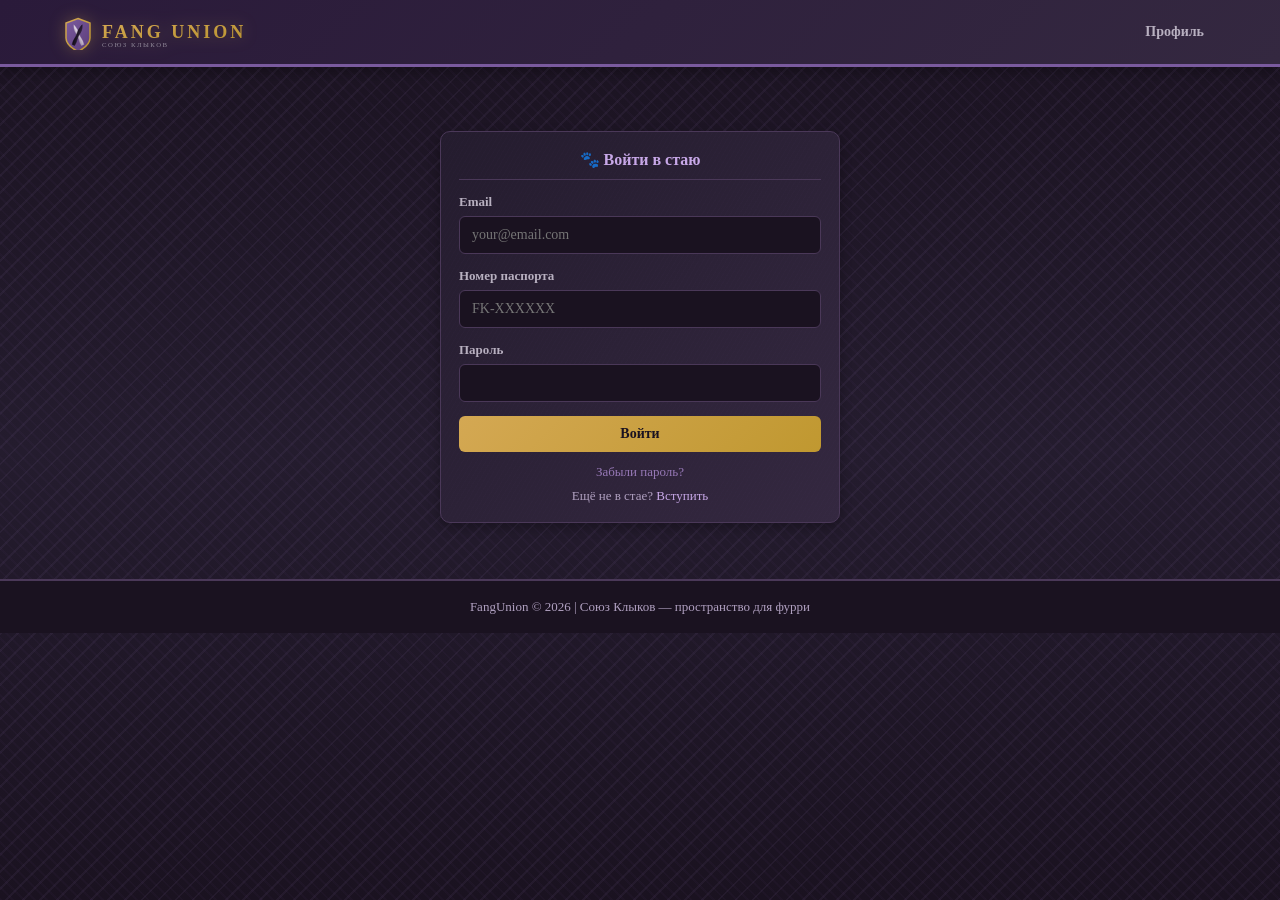
<file: frontend/settings.html>
<!DOCTYPE html>
<html lang="ru">
<head>
    <meta charset="UTF-8">
    <meta name="viewport" content="width=device-width, initial-scale=1.0">
    <title>Настройки — FangUnion</title>
    <link rel="icon" type="image/svg+xml" href="img/favicon.svg">
    <link rel="stylesheet" href="style.css">
</head>
<body>
    <header class="header">
        <div class="header-inner">
            <div class="logo" onclick="location.href='profile.html'">
                <img src="img/logo.svg" alt="FangUnion" style="height:36px;">
            </div>
            <nav class="nav">
                <a href="profile.html" class="nav-link">Профиль</a>
            </nav>
        </div>
    </header>

    <main class="main" style="max-width: 600px; grid-template-columns: 1fr;">
        <div class="card">
            <h2 class="card-title" style="margin-bottom:20px;">Настройки профиля</h2>

            <div class="form-group">
                <label>Аватар</label>
                <input type="file" id="set-avatar-input" accept="image/*" onchange="uploadSettingsAvatar(this)">
                <p style="font-size:11px; color:var(--text-muted); margin-top:4px;">JPEG, PNG, GIF, WebP • до 5 МБ</p>
                <p id="avatar-msg" style="font-size:12px; margin-top:4px;"></p>
            </div>

            <div class="form-group">
                <label>Профессия</label>
                <input type="text" id="set-profession" placeholder="Чем ты занимаешься?">
            </div>

            <div class="form-group">
                <label>Афоризм</label>
                <input type="text" id="set-aforism" placeholder="Любимая цитата или девиз...">
            </div>

            <div class="form-group" style="position:relative;">
                <label>Предыстория</label>
                <textarea id="set-backstory" rows="4" placeholder="История твоей фурсоны — откуда она, как пришла в этот мир..." style="width:100%; resize:vertical; min-height:80px;"></textarea>
            </div>

            <div class="form-group" style="position:relative;">
                <label>Биография</label>
                <textarea id="set-biography" rows="4" placeholder="Расскажи о своей фурсоне, её характере, интересах и мечтах..." style="width:100%; resize:vertical; min-height:80px;"></textarea>
                <button class="btn btn-primary" onclick="saveSettings()" style="margin-top:8px;">Сохранить</button>
                <p id="settings-msg" style="font-size:12px; margin-top:6px;"></p>
            </div>
        </div>

        <div class="card">
            <h3 class="card-title" style="margin-bottom:16px;">Смена пароля</h3>
            <div class="form-group">
                <label>Текущий пароль</label>
                <input type="password" id="set-old-password" placeholder="Введи текущий пароль">
            </div>
            <div class="form-group">
                <label>Новый пароль</label>
                <input type="password" id="set-new-password" placeholder="Придумай новый пароль">
            </div>
            <button class="btn btn-gold" onclick="changePassword()" style="width:100%;">Сменить пароль</button>
            <p id="password-msg" style="font-size:12px; margin-top:8px; text-align:center;"></p>
        </div>

    </main>

    <footer class="footer">
        <p>FangUnion © 2026 | Союз Клыков — пространство для фурри</p>
    </footer>

    <script>
        const API = "http://127.0.0.1:8000/api";
        const userId = localStorage.getItem("user_id");

        if (!userId) {
            window.location.href = "login.html";
        }

        const formMap = { anthro: 'Антропоморф', zoo: 'Зооморф', wave: 'Ампвейв', synt: 'Синт', proto: 'Протоген' };

        async function loadSettings() {
            try {
                const res = await fetch(`${API}/users/${userId}`);
                const user = await res.json();
                document.getElementById("set-profession").value = user.profession || "";
                document.getElementById("set-aforism").value = user.aforism || "";
                document.getElementById("set-backstory").value = user.backstory || "";
                document.getElementById("set-biography").value = user.biography || "";

                document.getElementById("set-email").textContent = user.email || "—";
                document.getElementById("set-passport").textContent = user.passport_number || "—";
                document.getElementById("set-created").textContent = new Date(user.created_at).toLocaleDateString("ru-RU");
            } catch (e) {
                console.error(e);
            }
        }

        async function saveSettings() {
            const data = {
                profession: document.getElementById("set-profession").value.trim() || null,
                aforism: document.getElementById("set-aforism").value.trim() || "",
                backstory: document.getElementById("set-backstory").value.trim() || "",
                biography: document.getElementById("set-biography").value.trim() || "",
            };

            try {
                const res = await fetch(`${API}/users/${userId}`, {
                    method: "PATCH",
                    headers: { "Content-Type": "application/json" },
                    body: JSON.stringify(data),
                });
                if (res.ok) {
                    document.getElementById("settings-msg").textContent = "Сохранено!";
                    document.getElementById("settings-msg").style.color = "var(--success)";
                    // Обновляем текст в профиле если он открыт
                    const bio = document.getElementById("set-bio").value.trim();
                    localStorage.setItem('profile_bio', bio);
                } else {
                    const err = await res.json();
                    document.getElementById("settings-msg").textContent = err.detail || "Ошибка сохранения";
                    document.getElementById("settings-msg").style.color = "var(--error)";
                }
            } catch (e) {
                document.getElementById("settings-msg").textContent = "Ошибка связи с сервером";
                document.getElementById("settings-msg").style.color = "var(--error)";
            }
        }

        async function changePassword() {
            const oldPass = document.getElementById("set-old-password").value;
            const newPass = document.getElementById("set-new-password").value;
            if (!oldPass || !newPass) {
                document.getElementById("password-msg").textContent = "Заполни оба поля";
                document.getElementById("password-msg").style.color = "var(--error)";
                return;
            }
            try {
                const res = await fetch(`${API}/users/${userId}/password`, {
                    method: "PATCH",
                    headers: { "Content-Type": "application/json" },
                    body: JSON.stringify({ old_password: oldPass, new_password: newPass }),
                });
                if (res.ok) {
                    document.getElementById("password-msg").textContent = "Пароль изменён!";
                    document.getElementById("password-msg").style.color = "var(--success)";
                    document.getElementById("set-old-password").value = "";
                    document.getElementById("set-new-password").value = "";
                } else {
                    const err = await res.json();
                    document.getElementById("password-msg").textContent = err.detail || "Ошибка";
                    document.getElementById("password-msg").style.color = "var(--error)";
                }
            } catch (e) {
                document.getElementById("password-msg").textContent = "Ошибка связи с сервером";
                document.getElementById("password-msg").style.color = "var(--error)";
            }
        }

        function logout() {
            localStorage.removeItem("user_id");
            window.location.href = "login.html";
        }

        async function uploadSettingsAvatar(input) {
            const file = input.files[0];
            if (!file) return;
            if (file.size > 5 * 1024 * 1024) { alert('Максимум 5 МБ'); input.value = ''; return; }

            const formData = new FormData();
            formData.append('file', file);
            try {
                const res = await fetch(`${API}/upload`, { method: 'POST', body: formData });
                if (res.ok) {
                    const data = await res.json();
                    await fetch(`${API}/users/${userId}/avatar`, {
                        method: 'PATCH',
                        headers: { 'Content-Type': 'application/json' },
                        body: JSON.stringify({ avatar_url: data.url }),
                    });
                    document.getElementById('avatar-msg').textContent = 'Аватар обновлён!';
                    document.getElementById('avatar-msg').style.color = 'var(--success)';
                    // Сохраняем в localStorage чтобы аватар сразу подгрузился в профиле
                    localStorage.setItem('avatar_url', data.url);
                } else {
                    document.getElementById('avatar-msg').textContent = 'Ошибка загрузки';
                    document.getElementById('avatar-msg').style.color = 'var(--error)';
                }
            } catch (e) {
                document.getElementById('avatar-msg').textContent = 'Ошибка связи с сервером';
                document.getElementById('avatar-msg').style.color = 'var(--error)';
            }
        }

        document.addEventListener("DOMContentLoaded", loadSettings);
    </script>
</body>
</html>
</file>
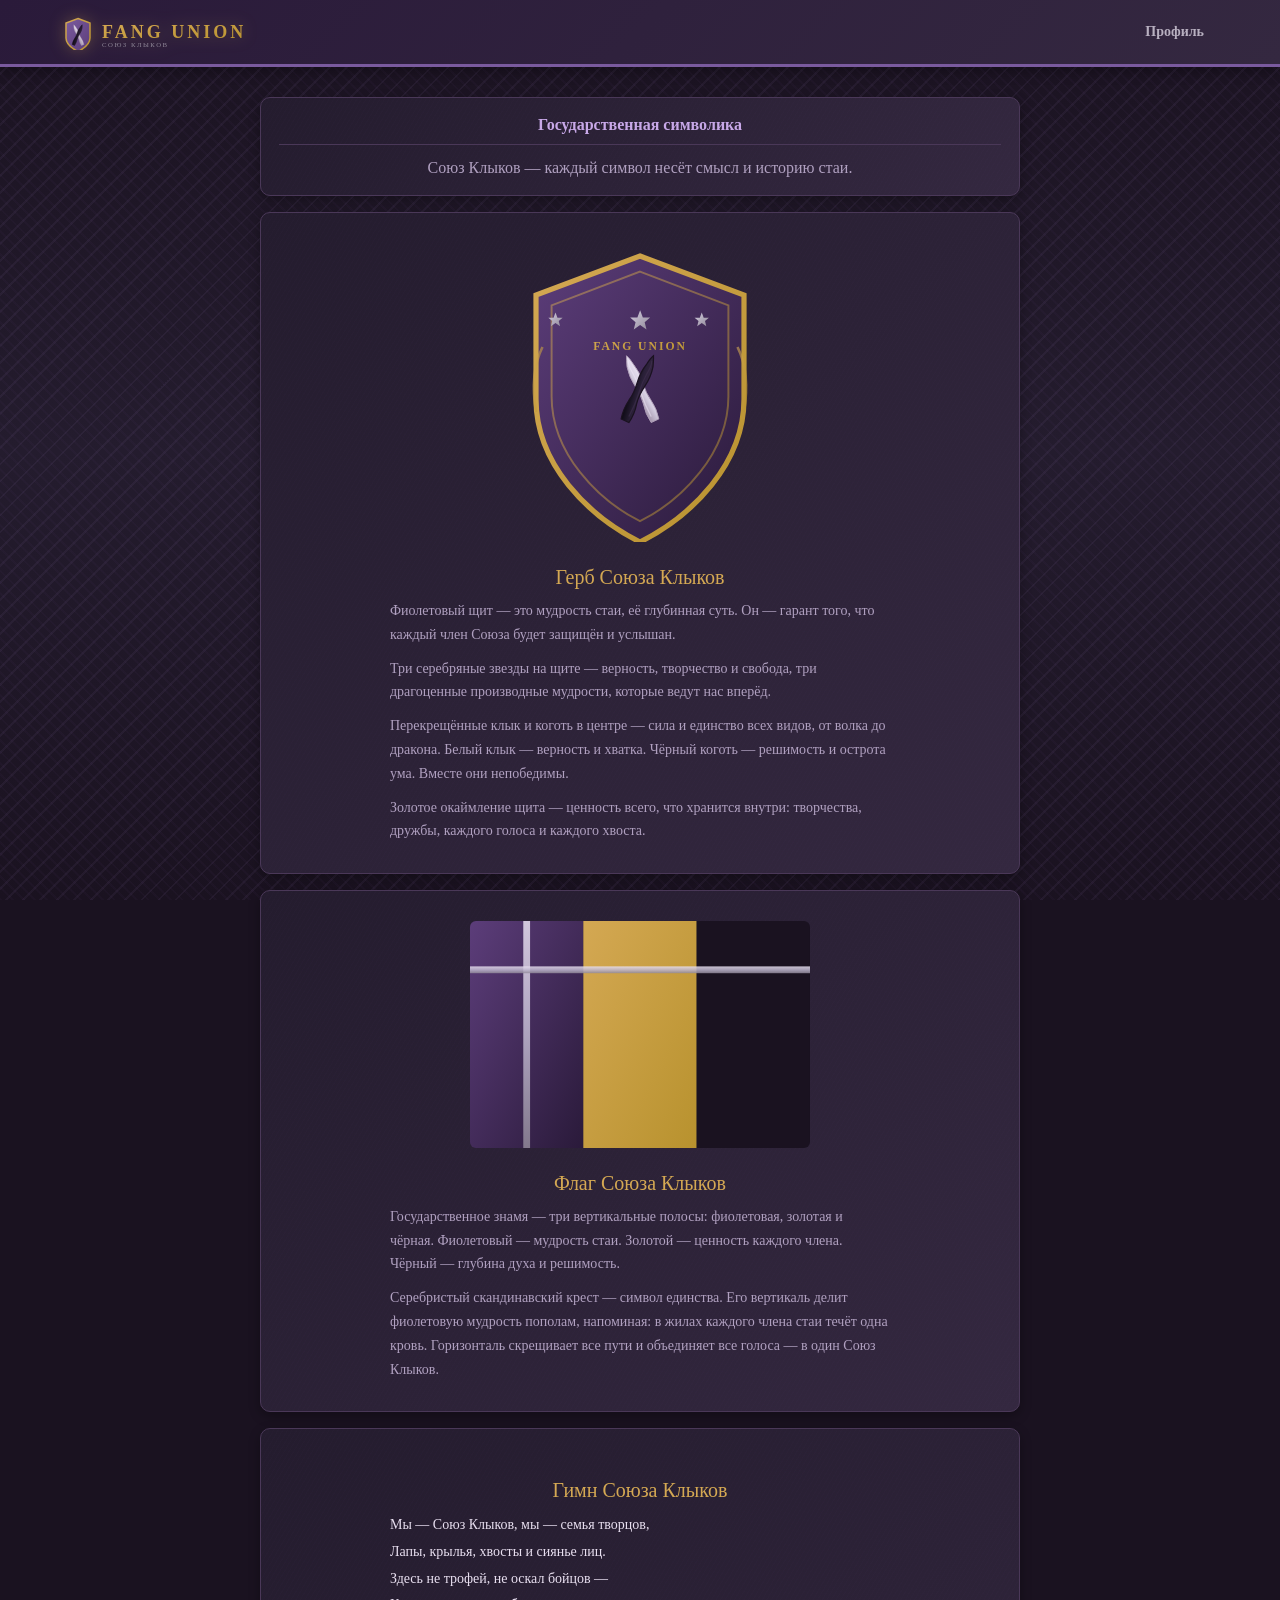
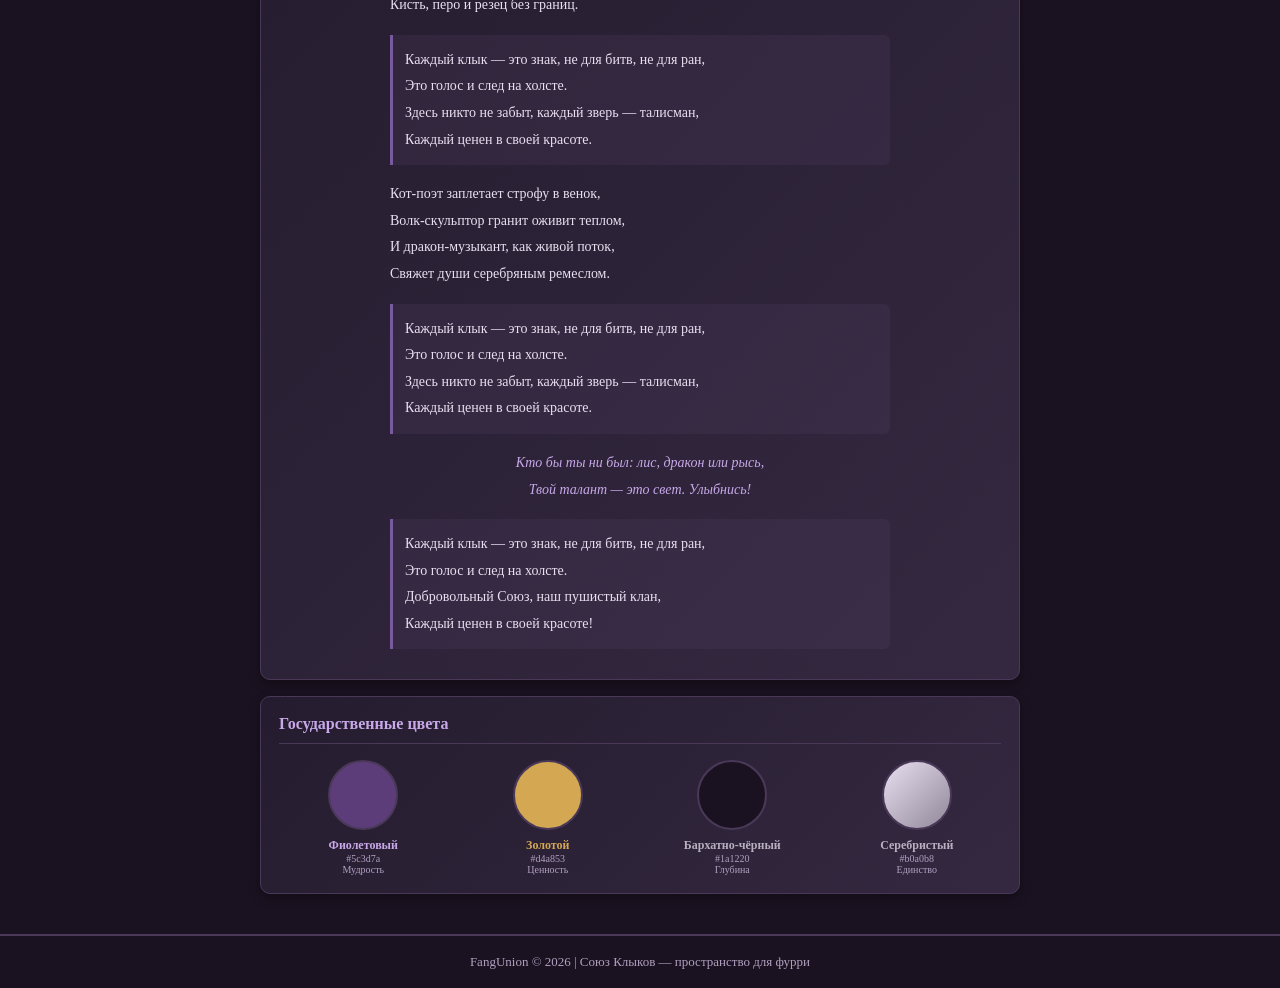
<file: frontend/symbols.html>
<!DOCTYPE html>
<html lang="ru">
<head>
    <meta charset="UTF-8">
    <meta name="viewport" content="width=device-width, initial-scale=1.0">
    <title>Символика — FangUnion</title>
    <link rel="icon" type="image/svg+xml" href="img/favicon.svg">
    <link rel="stylesheet" href="style.css">
    <style>
        .symbols-container {
            max-width: 800px;
            margin: 30px auto;
            padding: 0 20px;
        }
        .symbol-card {
            text-align: center;
            padding: 30px;
        }
        .symbol-card svg {
            max-width: 100%;
            height: auto;
        }
        .symbol-title {
            font-size: 20px;
            color: var(--gold);
            margin: 20px 0 10px;
        }
        .symbol-desc {
            font-size: 14px;
            color: var(--text-muted);
            line-height: 1.7;
            max-width: 500px;
            margin: 0 auto;
        }
        .symbol-meaning {
            display: grid;
            grid-template-columns: repeat(auto-fill, minmax(200px, 1fr));
            gap: 16px;
            margin-top: 20px;
        }
        .meaning-item {
            background: var(--black-velvet);
            border: 1px solid var(--border-color);
            border-radius: 8px;
            padding: 14px;
            text-align: center;
        }
        .meaning-icon {
            font-size: 28px;
            margin-bottom: 6px;
        }
        .meaning-label {
            font-size: 12px;
            color: var(--violet-pale);
            font-weight: bold;
        }
        .meaning-text {
            font-size: 11px;
            color: var(--text-muted);
            margin-top: 4px;
        }
    </style>
</head>
<body>
    <header class="header">
        <div class="header-inner">
            <div class="logo" onclick="location.href='profile.html'">
                <img src="img/logo.svg" alt="FangUnion" style="height:36px;">
            </div>
            <nav class="nav">
                <a href="profile.html" class="nav-link">Профиль</a>
            </nav>
        </div>
    </header>

    <div class="symbols-container">
        <div class="card">
            <h2 class="card-title" style="text-align:center;">Государственная символика</h2>
            <p style="text-align:center; color:var(--text-muted);">Союз Клыков — каждый символ несёт смысл и историю стаи.</p>
        </div>

        <!-- Герб -->
        <div class="card symbol-card">
            <img src="img/gerb.svg" alt="Герб Союза Клыков" style="max-width:260px;">
            <div class="symbol-title">Герб Союза Клыков</div>
            <p class="symbol-desc" style="text-align:left; max-width:500px; margin:0 auto;">
                Фиолетовый щит — это мудрость стаи, её глубинная суть. Он — гарант
                того, что каждый член Союза будет защищён и услышан.
            </p>
            <p class="symbol-desc" style="text-align:left; max-width:500px; margin:10px auto 0;">
                Три серебряные звезды на щите — верность, творчество и свобода,
                три драгоценные производные мудрости, которые ведут нас вперёд.
            </p>
            <p class="symbol-desc" style="text-align:left; max-width:500px; margin:10px auto 0;">
                Перекрещённые клык и коготь в центре — сила и единство
                всех видов, от волка до дракона. Белый клык — верность и хватка.
                Чёрный коготь — решимость и острота ума. Вместе они непобедимы.
            </p>
            <p class="symbol-desc" style="text-align:left; max-width:500px; margin:10px auto 0;">
                Золотое окаймление щита — ценность всего, что хранится внутри:
                творчества, дружбы, каждого голоса и каждого хвоста.
            </p>
        </div>

        <!-- Флаг -->
        <div class="card symbol-card">
            <img src="img/flag.svg" alt="Флаг Союза Клыков" style="max-width:340px; border-radius:6px;">
            <div class="symbol-title">Флаг Союза Клыков</div>
            <p class="symbol-desc" style="text-align:left; max-width:500px; margin:0 auto;">
                Государственное знамя — три вертикальные полосы: фиолетовая,
                золотая и чёрная. Фиолетовый — мудрость стаи. Золотой — ценность
                каждого члена. Чёрный — глубина духа и решимость.
            </p>
            <p class="symbol-desc" style="text-align:left; max-width:500px; margin:10px auto 0;">
                Серебристый скандинавский крест — символ единства. Его вертикаль
                делит фиолетовую мудрость пополам, напоминая: в жилах каждого
                члена стаи течёт одна кровь. Горизонталь скрещивает все пути
                и объединяет все голоса — в один Союз Клыков.
            </p>
        </div>

        <!-- Гимн -->
        <div class="card symbol-card">
            <div class="symbol-title">Гимн Союза Клыков</div>
            <div style="text-align:left; max-width:500px; margin:0 auto; font-size:14px; line-height:1.9; color:var(--text);">
                <p style="margin-bottom:16px;">
                    Мы — Союз Клыков, мы — семья творцов,<br>
                    Лапы, крылья, хвосты и сиянье лиц.<br>
                    Здесь не трофей, не оскал бойцов —<br>
                    Кисть, перо и резец без границ.
                </p>
                <p style="margin-bottom:16px; padding:12px; background:rgba(148,120,182,0.08); border-left:3px solid var(--violet-mid); border-radius:0 6px 6px 0;">
                    Каждый клык — это знак, не для битв, не для ран,<br>
                    Это голос и след на холсте.<br>
                    Здесь никто не забыт, каждый зверь — талисман,<br>
                    Каждый ценен в своей красоте.
                </p>
                <p style="margin-bottom:16px;">
                    Кот-поэт заплетает строфу в венок,<br>
                    Волк-скульптор гранит оживит теплом,<br>
                    И дракон-музыкант, как живой поток,<br>
                    Свяжет души серебряным ремеслом.
                </p>
                <p style="margin-bottom:16px; padding:12px; background:rgba(148,120,182,0.08); border-left:3px solid var(--violet-mid); border-radius:0 6px 6px 0;">
                    Каждый клык — это знак, не для битв, не для ран,<br>
                    Это голос и след на холсте.<br>
                    Здесь никто не забыт, каждый зверь — талисман,<br>
                    Каждый ценен в своей красоте.
                </p>
                <p style="margin-bottom:16px; text-align:center; font-style:italic; color:var(--violet-pale);">
                    Кто бы ты ни был: лис, дракон или рысь,<br>
                    Твой талант — это свет. Улыбнись!
                </p>
                <p style="margin-bottom:0; padding:12px; background:rgba(148,120,182,0.08); border-left:3px solid var(--violet-mid); border-radius:0 6px 6px 0;">
                    Каждый клык — это знак, не для битв, не для ран,<br>
                    Это голос и след на холсте.<br>
                    Добровольный Союз, наш пушистый клан,<br>
                    Каждый ценен в своей красоте!
                </p>
            </div>
        </div>

        <!-- Цвета государства -->
        <div class="card">
            <h3 class="card-title">Государственные цвета</h3>
            <div style="display:grid; grid-template-columns: repeat(4, 1fr); gap:16px; margin-top:16px;">
                <div style="text-align:center;">
                    <div style="width:70px; height:70px; border-radius:50%; background:#5c3d7a; margin:0 auto 8px; border:2px solid var(--border-color);"></div>
                    <div style="font-size:12px; color:var(--violet-pale); font-weight:bold;">Фиолетовый</div>
                    <div style="font-size:10px; color:var(--text-muted);">#5c3d7a</div>
                    <div style="font-size:10px; color:var(--text-muted);">Мудрость</div>
                </div>
                <div style="text-align:center;">
                    <div style="width:70px; height:70px; border-radius:50%; background:#d4a853; margin:0 auto 8px; border:2px solid var(--border-color);"></div>
                    <div style="font-size:12px; color:var(--gold); font-weight:bold;">Золотой</div>
                    <div style="font-size:10px; color:var(--text-muted);">#d4a853</div>
                    <div style="font-size:10px; color:var(--text-muted);">Ценность</div>
                </div>
                <div style="text-align:center;">
                    <div style="width:70px; height:70px; border-radius:50%; background:#1a1220; margin:0 auto 8px; border:2px solid var(--border-color);"></div>
                    <div style="font-size:12px; color:var(--silver); font-weight:bold;">Бархатно-чёрный</div>
                    <div style="font-size:10px; color:var(--text-muted);">#1a1220</div>
                    <div style="font-size:10px; color:var(--text-muted);">Глубина</div>
                </div>
                <div style="text-align:center;">
                    <div style="width:70px; height:70px; border-radius:50%; background:linear-gradient(135deg, #e8e0f0, #908898); margin:0 auto 8px; border:2px solid var(--border-color);"></div>
                    <div style="font-size:12px; color:var(--silver); font-weight:bold;">Серебристый</div>
                    <div style="font-size:10px; color:var(--text-muted);">#b0a0b8</div>
                    <div style="font-size:10px; color:var(--text-muted);">Единство</div>
                </div>
            </div>
        </div>
    </div>

    <footer class="footer">
        <p>FangUnion © 2026 | Союз Клыков — пространство для фурри</p>
    </footer>
</body>
</html>
</file>
<file: frontend/style.css>
/* ===== FangUnion — Союз Клыков ===== */
/* Палитра: фиолетовый, серебристый, бархатно-чёрный */

:root {
    --violet-deep: #2a1a3a;
    --violet: #5c3d7a;
    --violet-mid: #7a5a9e;
    --violet-light: #9678b6;
    --violet-pale: #c8a8e8;
    --violet-white: #ede4f0;
    --violet-whiter: #f4eef6;

    --silver: #b8b0c0;
    --silver-light: #d4cde0;
    --silver-dark: #908898;

    --black-velvet: #1a1220;
    --black-soft: #241c2e;
    --black-mid: #342840;

    --text: #e8dff0;
    --text-dark: #1a1220;
    --text-muted: #b0a0c0;
    --gold: #d4a853;
    --accent: #a078b8;
    --success: #6aab7e;
    --error: #c05050;

    --fur-1: rgba(92, 61, 122, 0.06);
    --fur-2: rgba(148, 120, 182, 0.08);
    --fur-3: rgba(92, 61, 122, 0.04);

    --shadow: rgba(0, 0, 0, 0.3);
    --shadow-light: rgba(0, 0, 0, 0.15);
    --border-color: #4a3858;
}

* {
    margin: 0;
    padding: 0;
    box-sizing: border-box;
}

body {
    font-family: 'Georgia', 'Times New Roman', serif;
    background-color: var(--black-velvet);
    color: var(--text);
    min-height: 100vh;

    /* Текстура шери — тонкие диагональные полоски */
    background-image:
        repeating-linear-gradient(
            45deg,
            var(--fur-1) 0px,
            var(--fur-1) 2px,
            transparent 2px,
            transparent 8px
        ),
        repeating-linear-gradient(
            -45deg,
            var(--fur-2) 0px,
            var(--fur-2) 2px,
            transparent 2px,
            transparent 12px
        ),
        linear-gradient(
            180deg,
            var(--black-velvet) 0%,
            var(--black-soft) 50%,
            var(--black-velvet) 100%
        );
    background-attachment: fixed;
}

/* ===== Ссылки ===== */

/* ===== Символ клык+коготь ===== */
.icon-symbol {
    display: inline-block;
    width: 1em;
    height: 1em;
    vertical-align: middle;
}

a {
    color: var(--violet-pale);
    text-decoration: none;
    transition: color 0.2s;
}

a:hover {
    color: var(--gold);
}

/* ===== Header ===== */

.header {
    background: linear-gradient(135deg, var(--violet-deep) 0%, var(--black-mid) 100%);
    border-bottom: 3px solid var(--violet-mid);
    box-shadow: 0 4px 12px var(--shadow);
    position: sticky;
    top: 0;
    z-index: 100;
}

.header-inner {
    max-width: 1200px;
    margin: 0 auto;
    padding: 14px 20px;
    display: flex;
    align-items: center;
    justify-content: space-between;
}

.logo {
    display: flex;
    align-items: center;
    cursor: pointer;
    text-decoration: none;
}

.logo img {
    height: 36px;
    width: auto;
    filter: drop-shadow(0 0 8px rgba(212, 168, 83, 0.3));
    transition: filter 0.2s;
}

.logo:hover img {
    filter: drop-shadow(0 0 14px rgba(212, 168, 83, 0.5));
}

.nav {
    display: flex;
    gap: 4px;
}

.nav-link {
    color: var(--silver);
    text-decoration: none;
    padding: 8px 16px;
    border-radius: 6px;
    font-size: 14px;
    font-weight: bold;
    transition: all 0.2s;
}

.nav-link:hover {
    background: rgba(148, 120, 182, 0.15);
    color: var(--violet-pale);
}

.nav-link.active {
    background: rgba(148, 120, 182, 0.25);
    color: var(--gold);
    border: 1px solid var(--violet-mid);
}

/* ===== Main Layout ===== */

.main {
    max-width: 1200px;
    margin: 24px auto;
    padding: 0 20px;
    display: grid;
    grid-template-columns: 260px 1fr 260px;
    gap: 20px;
}

/* ===== Cards ===== */

.card {
    background: linear-gradient(135deg, var(--black-soft) 0%, var(--black-mid) 100%);
    border: 1px solid var(--border-color);
    border-radius: 10px;
    padding: 18px;
    margin-bottom: 16px;
    box-shadow: 0 4px 12px var(--shadow);
    position: relative;
    overflow: hidden;
}

/* Текстура шери на карточках — очень тонкая */
.card::before {
    content: '';
    position: absolute;
    top: 0;
    left: 0;
    right: 0;
    bottom: 0;
    background-image:
        repeating-linear-gradient(
            120deg,
            transparent 0px,
            transparent 3px,
            var(--fur-3) 3px,
            var(--fur-3) 4px
        );
    pointer-events: none;
    opacity: 0.7;
    border-radius: inherit;
}

.card > * {
    position: relative;
    z-index: 1;
}

.card-title {
    font-size: 16px;
    font-weight: bold;
    color: var(--violet-pale);
    margin-bottom: 14px;
    padding-bottom: 10px;
    border-bottom: 1px solid var(--border-color);
}

/* ===== Формы ===== */

.form-group {
    margin-bottom: 14px;
}

.form-group label {
    display: block;
    font-weight: bold;
    margin-bottom: 6px;
    color: var(--silver);
    font-size: 13px;
}

.form-group input,
.form-group textarea,
.form-group select {
    width: 100%;
    padding: 10px 12px;
    border: 1px solid var(--border-color);
    border-radius: 6px;
    background: var(--black-velvet);
    color: var(--text);
    font-family: inherit;
    font-size: 14px;
    transition: border-color 0.2s;
}

.form-group input:focus,
.form-group textarea:focus,
.form-group select:focus {
    outline: none;
    border-color: var(--violet-light);
    box-shadow: 0 0 8px rgba(148, 120, 182, 0.3);
}

.form-group textarea {
    min-height: 80px;
    resize: vertical;
}

/* ===== Buttons ===== */

.btn {
    padding: 10px 24px;
    border: none;
    border-radius: 6px;
    font-family: inherit;
    font-size: 14px;
    font-weight: bold;
    cursor: pointer;
    transition: all 0.2s;
}

.btn-primary {
    background: linear-gradient(135deg, var(--violet-mid), var(--violet));
    color: var(--text);
    border: 1px solid var(--violet-light);
}

.btn-primary:hover {
    background: linear-gradient(135deg, var(--violet), var(--violet-light));
    box-shadow: 0 2px 12px rgba(122, 90, 158, 0.4);
}

.btn-gold {
    background: linear-gradient(135deg, var(--gold), #c09830);
    color: var(--text-dark);
}

.btn-gold:hover {
    box-shadow: 0 2px 12px rgba(212, 168, 83, 0.4);
}

.btn-danger {
    background: linear-gradient(135deg, #8b3a3a, var(--error));
    color: var(--text);
}

/* ===== Feed ===== */

.new-post textarea {
    background: var(--black-velvet);
    border: 1px solid var(--border-color);
    color: var(--text);
}

.post {
    padding: 18px;
}

.post-header {
    display: flex;
    align-items: center;
    gap: 12px;
    margin-bottom: 12px;
}

.post-avatar {
    width: 44px;
    height: 44px;
    border-radius: 50%;
    background: linear-gradient(135deg, var(--violet), var(--violet-deep));
    display: flex;
    align-items: center;
    justify-content: center;
    font-size: 22px;
    border: 2px solid var(--violet-mid);
    flex-shrink: 0;
}

.post-author {
    font-weight: bold;
    color: var(--violet-pale);
}

.post-date {
    font-size: 12px;
    color: var(--text-muted);
}

.post-content {
    font-size: 15px;
    line-height: 1.7;
    margin-bottom: 12px;
}

.post-image {
    max-width: 100%;
    border-radius: 6px;
    border: 1px solid var(--border-color);
}

/* ===== Асеты — карточки ===== */

.asset-card {
    text-align: center;
    transition: transform 0.2s;
}

.asset-card:hover {
    transform: translateY(-2px);
    box-shadow: 0 6px 16px var(--shadow);
}

.asset-card img {
    max-width: 100%;
    max-height: 200px;
    border-radius: 6px;
    margin-bottom: 8px;
    border: 1px solid var(--border-color);
    display: block;
    margin-left: auto;
    margin-right: auto;
}

/* ===== Footer ===== */

.footer {
    background: var(--black-velvet);
    border-top: 2px solid var(--border-color);
    color: var(--text-muted);
    text-align: center;
    padding: 18px;
    margin-top: 40px;
    font-size: 13px;
}

/* ===== Скроллбар (WebKit) ===== */

::-webkit-scrollbar {
    width: 8px;
}

::-webkit-scrollbar-track {
    background: var(--black-velvet);
}

::-webkit-scrollbar-thumb {
    background: var(--violet-mid);
    border-radius: 4px;
}

::-webkit-scrollbar-thumb:hover {
    background: var(--violet-light);
}

/* ===== Ретро-элементы (лёгкие) ===== */

.retro-badge {
    display: inline-block;
    padding: 3px 10px;
    border-radius: 12px;
    font-size: 11px;
    font-weight: bold;
    background: var(--violet-deep);
    color: var(--silver);
    border: 1px solid var(--violet-mid);
}

/* ===== Типы видов (species tags) ===== */

.species-tag {
    display: inline-block;
    padding: 2px 8px;
    border-radius: 10px;
    font-size: 11px;
    background: rgba(148, 120, 182, 0.2);
    color: var(--violet-pale);
    border: 1px solid var(--violet-mid);
}

/* ===== Responsive ===== */

@media (max-width: 900px) {
    .main {
        grid-template-columns: 1fr;
    }
    .sidebar-left,
    .sidebar-right {
        display: none;
    }
}

/* ===== Анимации (мягкие) ===== */

@media (prefers-reduced-motion: no-preference) {
    .header {
        animation: fadeInDown 0.5s ease;
    }
    .card {
        animation: fadeIn 0.4s ease;
    }
}

@keyframes fadeInDown {
    from { opacity: 0; transform: translateY(-10px); }
    to { opacity: 1; transform: translateY(0); }
}

@keyframes fadeIn {
    from { opacity: 0; }
    to { opacity: 1; }
}
</file>
